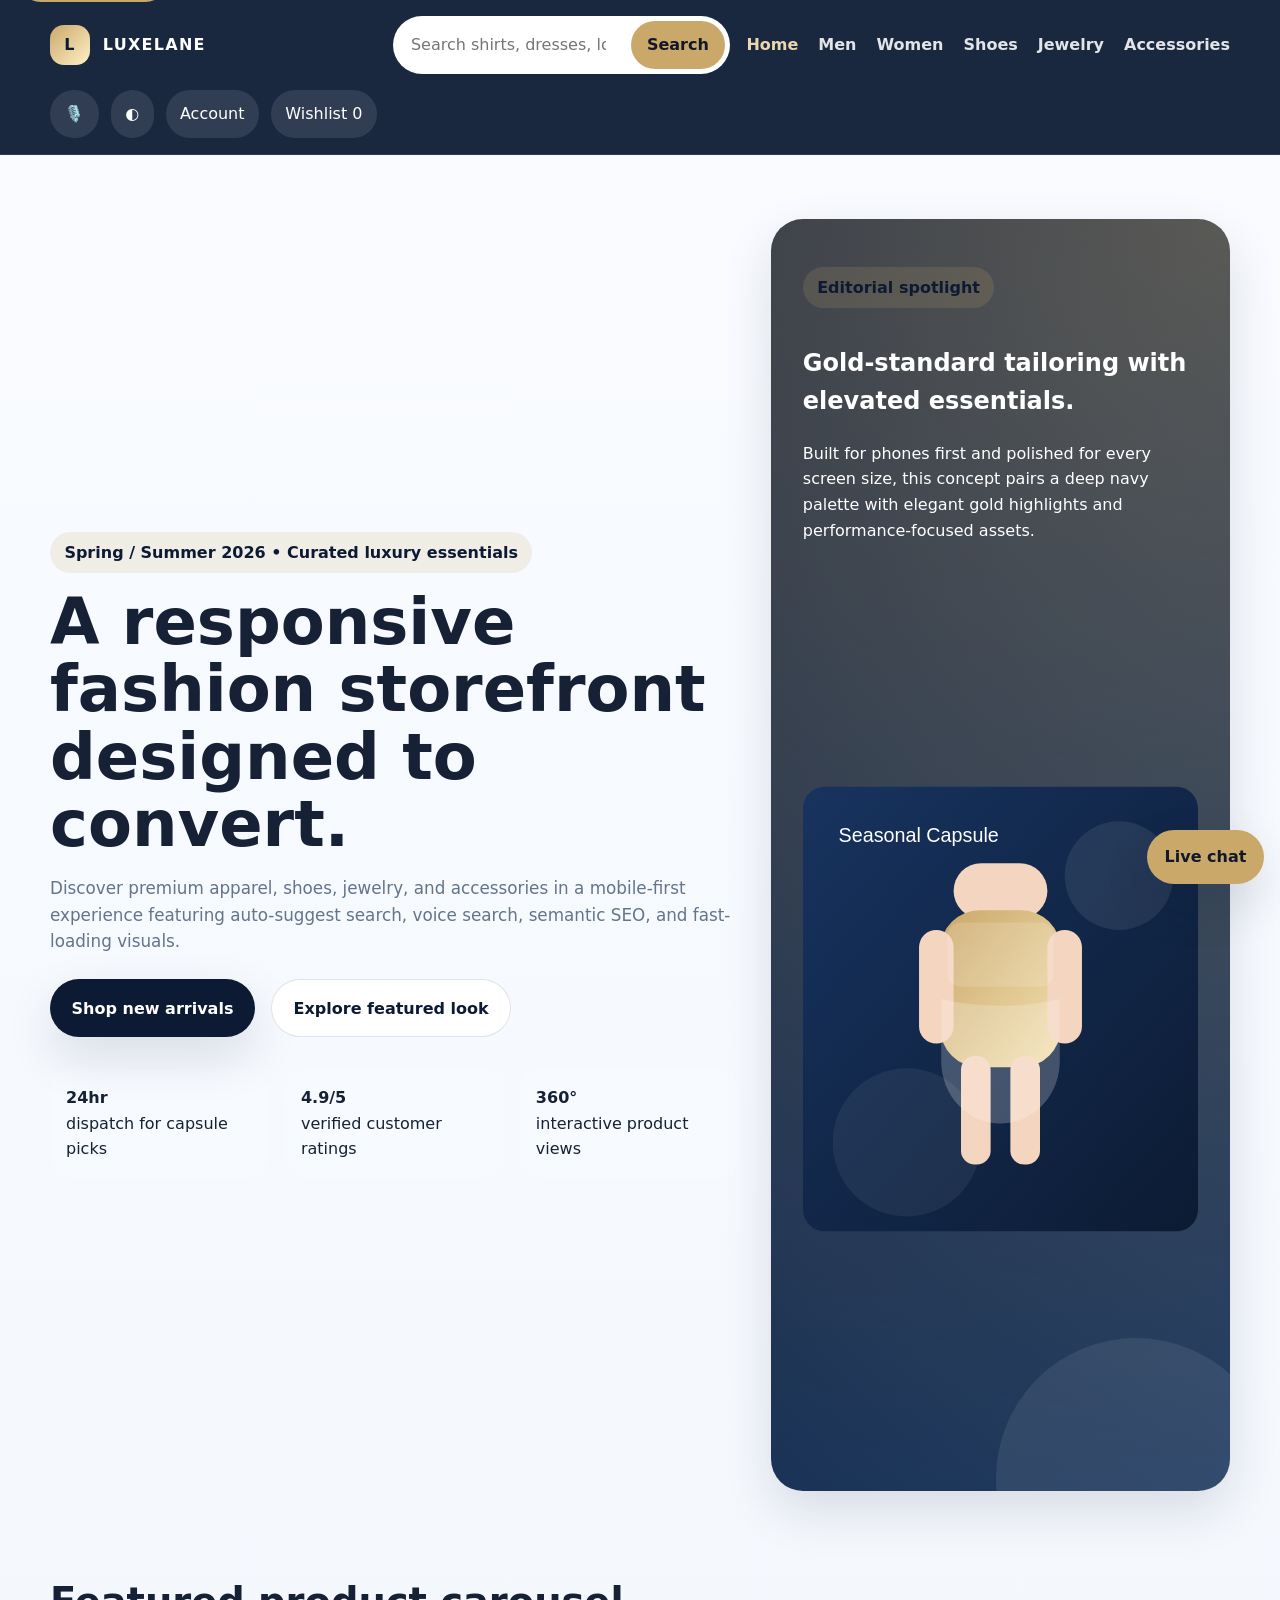
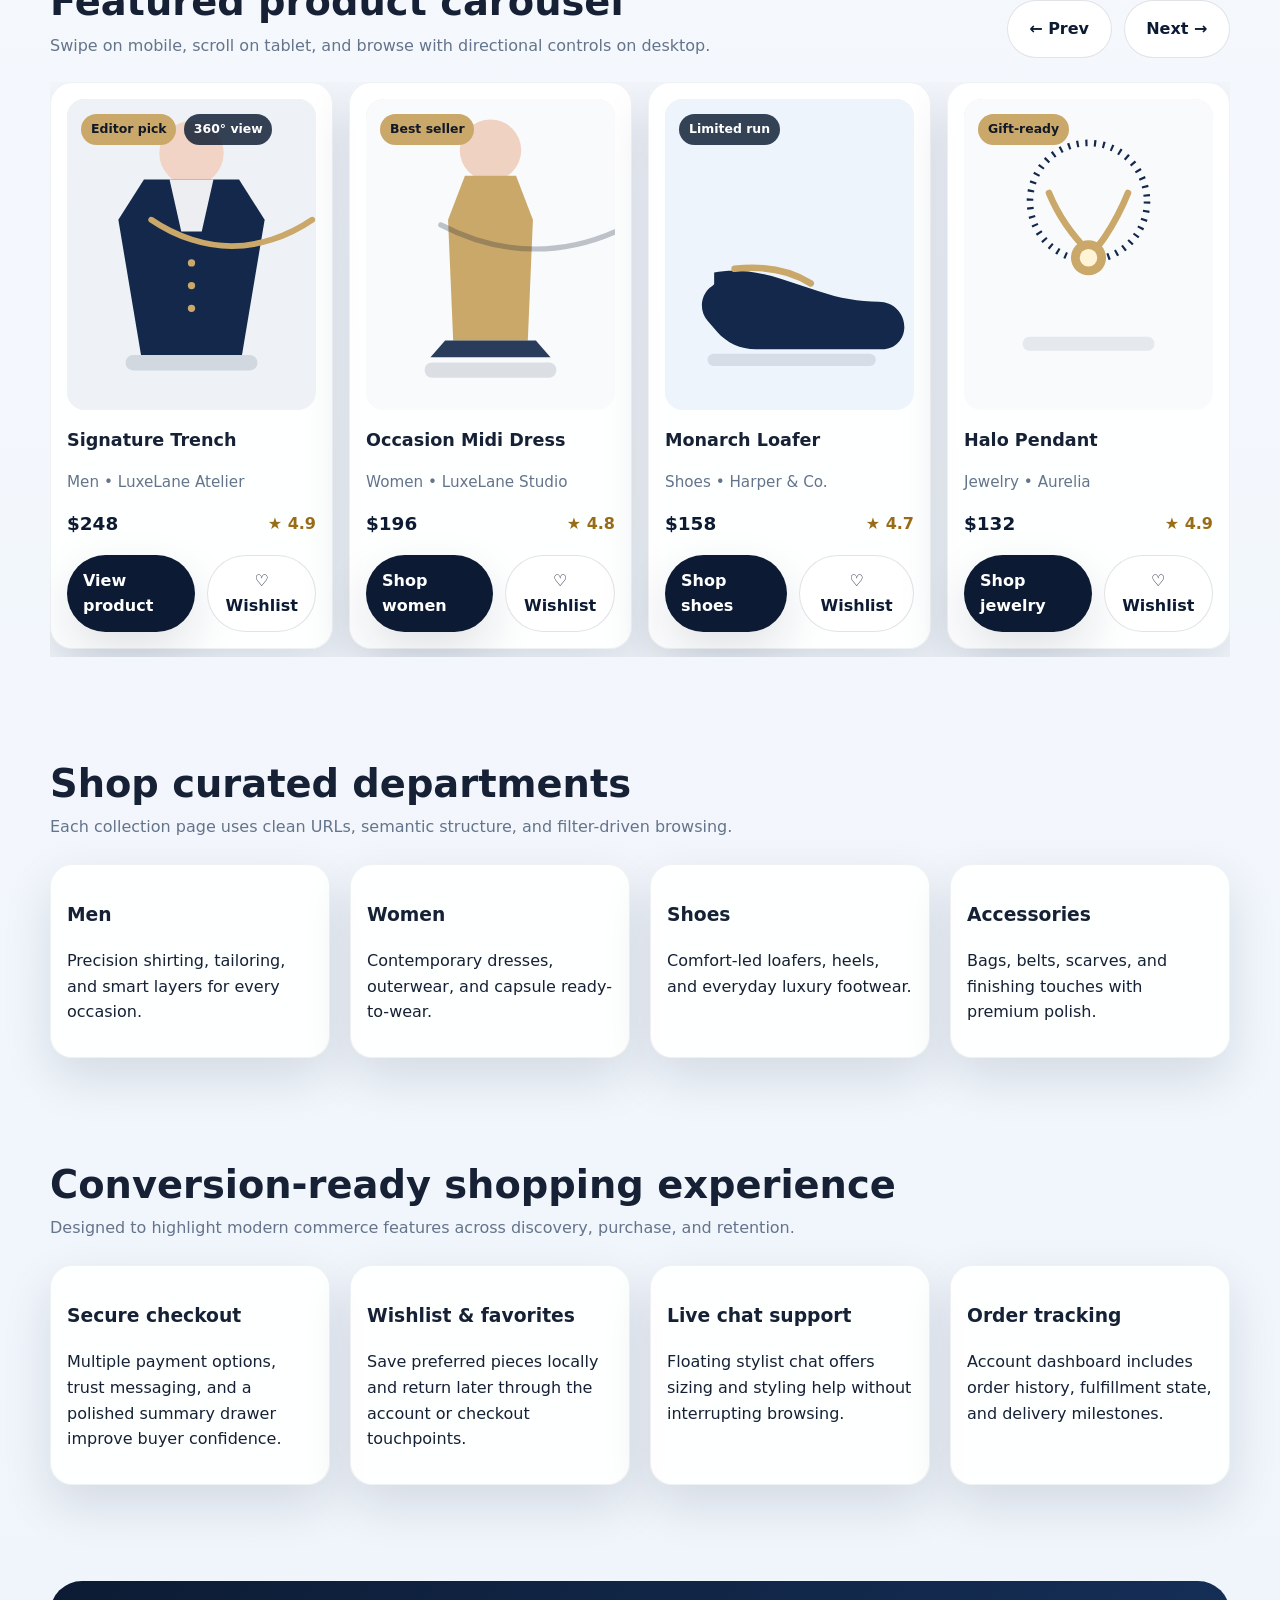
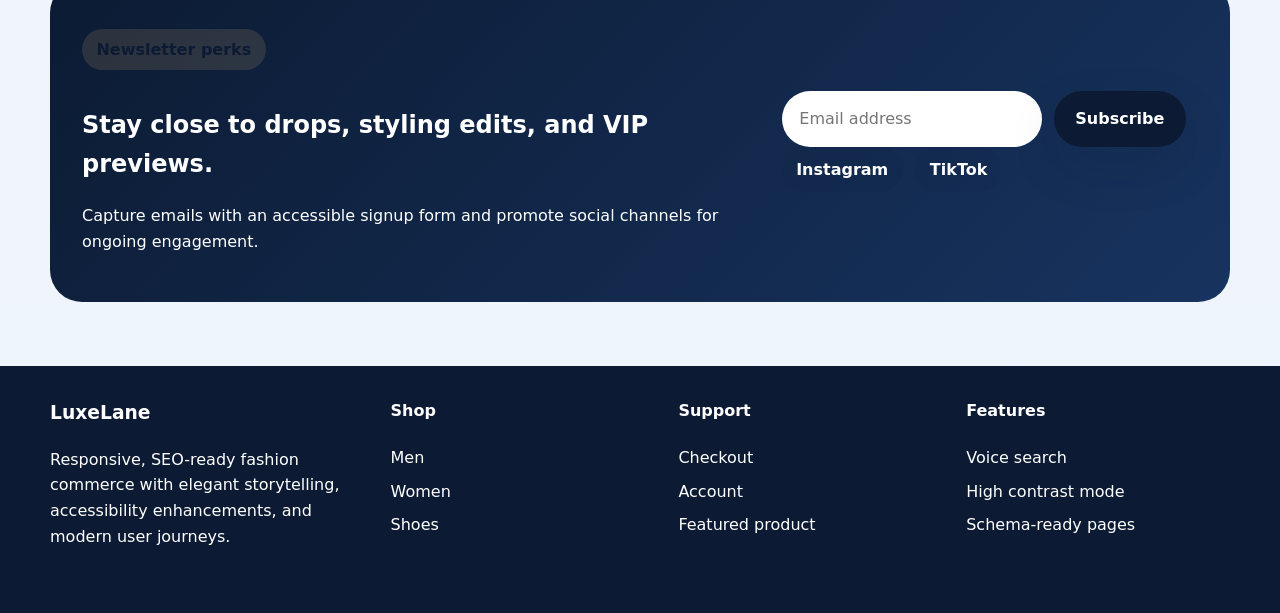
<file: index.html>
<!DOCTYPE html>
<html lang="en">
<head>
  <meta charset="UTF-8">
  <meta name="viewport" content="width=device-width, initial-scale=1.0">
  <title>LuxeLane Clothing | Responsive Designer Fashion Store</title>
  <meta name="description" content="Shop LuxeLane's SEO-optimized clothing boutique featuring designer apparel, shoes, jewelry, accessories, voice search, wishlist tools, and secure checkout.">
  <link rel="canonical" href="/">
  <meta property="og:title" content="LuxeLane Clothing | Responsive Designer Fashion Store">
  <meta property="og:description" content="Explore seasonal collections, featured products, newsletter perks, and curated looks across every device.">
  <meta property="og:type" content="website">
  <meta property="og:url" content="/">
  <link rel="stylesheet" href="/assets/styles.css">
</head>
<body>
  <a class="skip-link" href="#main-content">Skip to content</a>
  <header class="site-header" aria-label="Primary site header">
    <div class="container topbar">
      <a class="brand" href="/" aria-label="LuxeLane home">
        <span class="brand-mark" aria-hidden="true">L</span>
        <span>LuxeLane</span>
      </a>
      <button class="nav-toggle" aria-expanded="false" aria-controls="main-nav" data-nav-toggle>Menu</button>
      <div class="search-wrap" aria-label="Product search">
        <form class="search-form" role="search" data-search>
          <label class="sr-only" for="site-search">Search styles</label>
          <input id="site-search" type="search" placeholder="Search shirts, dresses, loafers…" aria-label="Search products with auto suggestions">
          <button type="submit">Search</button>
        </form>
        <div class="suggestions" data-suggestions aria-live="polite"></div>
      </div>
      <nav class="main-nav" id="main-nav" aria-label="Main navigation" data-nav>
        <a class="active" href="/">Home</a>
        <a href="/men/">Men</a>
        <a href="/women/">Women</a>
        <a href="/shoes/">Shoes</a>
        <a href="/jewelry/">Jewelry</a>
        <a href="/accessories/">Accessories</a>
      </nav>
      <div class="header-actions">
        <button class="voice-button" type="button" data-voice-search aria-label="Start voice search">🎙️</button>
        <button class="contrast-toggle" type="button" data-contrast-toggle aria-label="Toggle high contrast mode">◐</button>
        <a class="icon-button" href="/account/" aria-label="View account and order tracking">Account</a>
        <a class="icon-button" href="/checkout/" aria-label="View wishlist and secure checkout">Wishlist <span data-wishlist-count>0</span></a>
      </div>
    </div>
  </header>

  <main id="main-content">
    <section class="hero-banner" aria-labelledby="hero-title">
      <div class="container grid">
        <div class="hero-copy">
          <span class="eyebrow">Spring / Summer 2026 • Curated luxury essentials</span>
          <h1 id="hero-title">A responsive fashion storefront designed to convert.</h1>
          <p>Discover premium apparel, shoes, jewelry, and accessories in a mobile-first experience featuring auto-suggest search, voice search, semantic SEO, and fast-loading visuals.</p>
          <div class="cta-group">
            <a class="btn-primary" href="/women/">Shop new arrivals</a>
            <a class="btn-secondary" href="/product/">Explore featured look</a>
          </div>
          <div class="stat-row" aria-label="Store highlights">
            <div class="stat"><strong>24hr</strong><br>dispatch for capsule picks</div>
            <div class="stat"><strong>4.9/5</strong><br>verified customer ratings</div>
            <div class="stat"><strong>360°</strong><br>interactive product views</div>
          </div>
        </div>
        <div class="hero-visual" aria-label="Seasonal collection visual">
          <p class="eyebrow">Editorial spotlight</p>
          <h2>Gold-standard tailoring with elevated essentials.</h2>
          <p>Built for phones first and polished for every screen size, this concept pairs a deep navy palette with elegant gold highlights and performance-focused assets.</p>
          <img src="/assets/img/hero-look.svg" alt="Illustrated model wearing LuxeLane seasonal capsule collection" loading="eager" width="800" height="900">
        </div>
      </div>
    </section>

    <section class="section" aria-labelledby="featured-title">
      <div class="container">
        <div class="section-heading">
          <div>
            <h2 id="featured-title">Featured product carousel</h2>
            <p>Swipe on mobile, scroll on tablet, and browse with directional controls on desktop.</p>
          </div>
          <div class="carousel-controls">
            <button class="btn-secondary" type="button" data-carousel-dir="-1">← Prev</button>
            <button class="btn-secondary" type="button" data-carousel-dir="1">Next →</button>
          </div>
        </div>
        <div class="carousel" data-carousel>
          <div class="carousel-track">
            <article class="product-card" data-product-card data-category="men" data-color="navy" data-price="mid" data-brand="luxelane" data-occasion="work">
              <div class="product-media">
                <img src="/assets/img/product-1.svg" alt="LuxeLane signature trench coat in deep navy" loading="lazy" width="700" height="850">
                <div class="badge-row"><span class="badge gold">Editor pick</span><span class="badge">360° view</span></div>
              </div>
              <div class="product-body">
                <h3>Signature Trench</h3>
                <p class="product-meta">Men • LuxeLane Atelier</p>
                <div class="price-row"><span class="price">$248</span><span class="rating">★ 4.9</span></div>
                <div class="card-actions">
                  <a class="btn-primary" href="/product/">View product</a>
                  <button class="btn-secondary" type="button" data-wishlist="signature-trench">♡ Wishlist</button>
                </div>
              </div>
            </article>
            <article class="product-card">
              <div class="product-media">
                <img src="/assets/img/product-2.svg" alt="Occasion midi dress in warm gold tone" loading="lazy" width="700" height="850">
                <div class="badge-row"><span class="badge gold">Best seller</span></div>
              </div>
              <div class="product-body">
                <h3>Occasion Midi Dress</h3>
                <p class="product-meta">Women • LuxeLane Studio</p>
                <div class="price-row"><span class="price">$196</span><span class="rating">★ 4.8</span></div>
                <div class="card-actions">
                  <a class="btn-primary" href="/women/">Shop women</a>
                  <button class="btn-secondary" type="button" data-wishlist="occasion-midi">♡ Wishlist</button>
                </div>
              </div>
            </article>
            <article class="product-card">
              <div class="product-media">
                <img src="/assets/img/product-3.svg" alt="Premium leather loafers in deep navy" loading="lazy" width="700" height="850">
                <div class="badge-row"><span class="badge">Limited run</span></div>
              </div>
              <div class="product-body">
                <h3>Monarch Loafer</h3>
                <p class="product-meta">Shoes • Harper & Co.</p>
                <div class="price-row"><span class="price">$158</span><span class="rating">★ 4.7</span></div>
                <div class="card-actions">
                  <a class="btn-primary" href="/shoes/">Shop shoes</a>
                  <button class="btn-secondary" type="button" data-wishlist="monarch-loafer">♡ Wishlist</button>
                </div>
              </div>
            </article>
            <article class="product-card">
              <div class="product-media">
                <img src="/assets/img/product-4.svg" alt="Gold pendant necklace with minimalist styling" loading="lazy" width="700" height="850">
                <div class="badge-row"><span class="badge gold">Gift-ready</span></div>
              </div>
              <div class="product-body">
                <h3>Halo Pendant</h3>
                <p class="product-meta">Jewelry • Aurelia</p>
                <div class="price-row"><span class="price">$132</span><span class="rating">★ 4.9</span></div>
                <div class="card-actions">
                  <a class="btn-primary" href="/jewelry/">Shop jewelry</a>
                  <button class="btn-secondary" type="button" data-wishlist="halo-pendant">♡ Wishlist</button>
                </div>
              </div>
            </article>
          </div>
        </div>
      </div>
    </section>

    <section class="section" aria-labelledby="collections-title">
      <div class="container">
        <div class="section-heading">
          <div>
            <h2 id="collections-title">Shop curated departments</h2>
            <p>Each collection page uses clean URLs, semantic structure, and filter-driven browsing.</p>
          </div>
        </div>
        <div class="card-grid">
          <a class="category-card" href="/men/"><h3>Men</h3><p>Precision shirting, tailoring, and smart layers for every occasion.</p></a>
          <a class="category-card" href="/women/"><h3>Women</h3><p>Contemporary dresses, outerwear, and capsule ready-to-wear.</p></a>
          <a class="category-card" href="/shoes/"><h3>Shoes</h3><p>Comfort-led loafers, heels, and everyday luxury footwear.</p></a>
          <a class="category-card" href="/accessories/"><h3>Accessories</h3><p>Bags, belts, scarves, and finishing touches with premium polish.</p></a>
        </div>
      </div>
    </section>

    <section class="section" aria-labelledby="experience-title">
      <div class="container">
        <div class="section-heading">
          <div>
            <h2 id="experience-title">Conversion-ready shopping experience</h2>
            <p>Designed to highlight modern commerce features across discovery, purchase, and retention.</p>
          </div>
        </div>
        <div class="card-grid">
          <article class="feature-card"><h3>Secure checkout</h3><p>Multiple payment options, trust messaging, and a polished summary drawer improve buyer confidence.</p></article>
          <article class="feature-card"><h3>Wishlist & favorites</h3><p>Save preferred pieces locally and return later through the account or checkout touchpoints.</p></article>
          <article class="feature-card"><h3>Live chat support</h3><p>Floating stylist chat offers sizing and styling help without interrupting browsing.</p></article>
          <article class="feature-card"><h3>Order tracking</h3><p>Account dashboard includes order history, fulfillment state, and delivery milestones.</p></article>
        </div>
      </div>
    </section>

    <section class="section" aria-labelledby="newsletter-title">
      <div class="container newsletter">
        <div>
          <p class="eyebrow">Newsletter perks</p>
          <h2 id="newsletter-title">Stay close to drops, styling edits, and VIP previews.</h2>
          <p>Capture emails with an accessible signup form and promote social channels for ongoing engagement.</p>
        </div>
        <div>
          <form class="newsletter-form" data-demo-submit>
            <label class="sr-only" for="newsletter-email">Email address</label>
            <input id="newsletter-email" type="email" placeholder="Email address" required aria-label="Email address for newsletter signup">
            <button class="btn-primary" type="submit">Subscribe</button>
            <span data-form-status aria-live="polite"></span>
          </form>
          <div class="social-links" aria-label="Social media links">
            <a href="https://www.instagram.com" target="_blank" rel="noreferrer">Instagram</a>
            <a href="https://www.tiktok.com" target="_blank" rel="noreferrer">TikTok</a>
          </div>
        </div>
      </div>
    </section>
  </main>

  <footer class="site-footer">
    <div class="container footer-grid">
      <div>
        <h3>LuxeLane</h3>
        <p>Responsive, SEO-ready fashion commerce with elegant storytelling, accessibility enhancements, and modern user journeys.</p>
      </div>
      <div><h4>Shop</h4><div class="footer-links"><a href="/men/">Men</a><a href="/women/">Women</a><a href="/shoes/">Shoes</a></div></div>
      <div><h4>Support</h4><div class="footer-links"><a href="/checkout/">Checkout</a><a href="/account/">Account</a><a href="/product/">Featured product</a></div></div>
      <div><h4>Features</h4><div class="footer-links"><span>Voice search</span><span>High contrast mode</span><span>Schema-ready pages</span></div></div>
    </div>
  </footer>

  <aside class="live-chat" aria-label="Live chat support">
    <button class="chat-toggle" type="button" data-chat-toggle>Live chat</button>
    <div class="chat-window" data-chat-window>
      <div class="chat-panel">
        <div class="chat-messages" data-chat-messages>
          <div class="chat-bubble agent">Hello! Need help finding sizing, gifting, or styling guidance?</div>
        </div>
        <form data-chat-form>
          <label class="sr-only" for="chat-input">Chat input</label>
          <input id="chat-input" type="text" placeholder="Ask a stylist" aria-label="Ask a stylist">
        </form>
      </div>
    </div>
  </aside>
  <script src="/assets/app.js" defer></script>
</body>
</html>
</file>
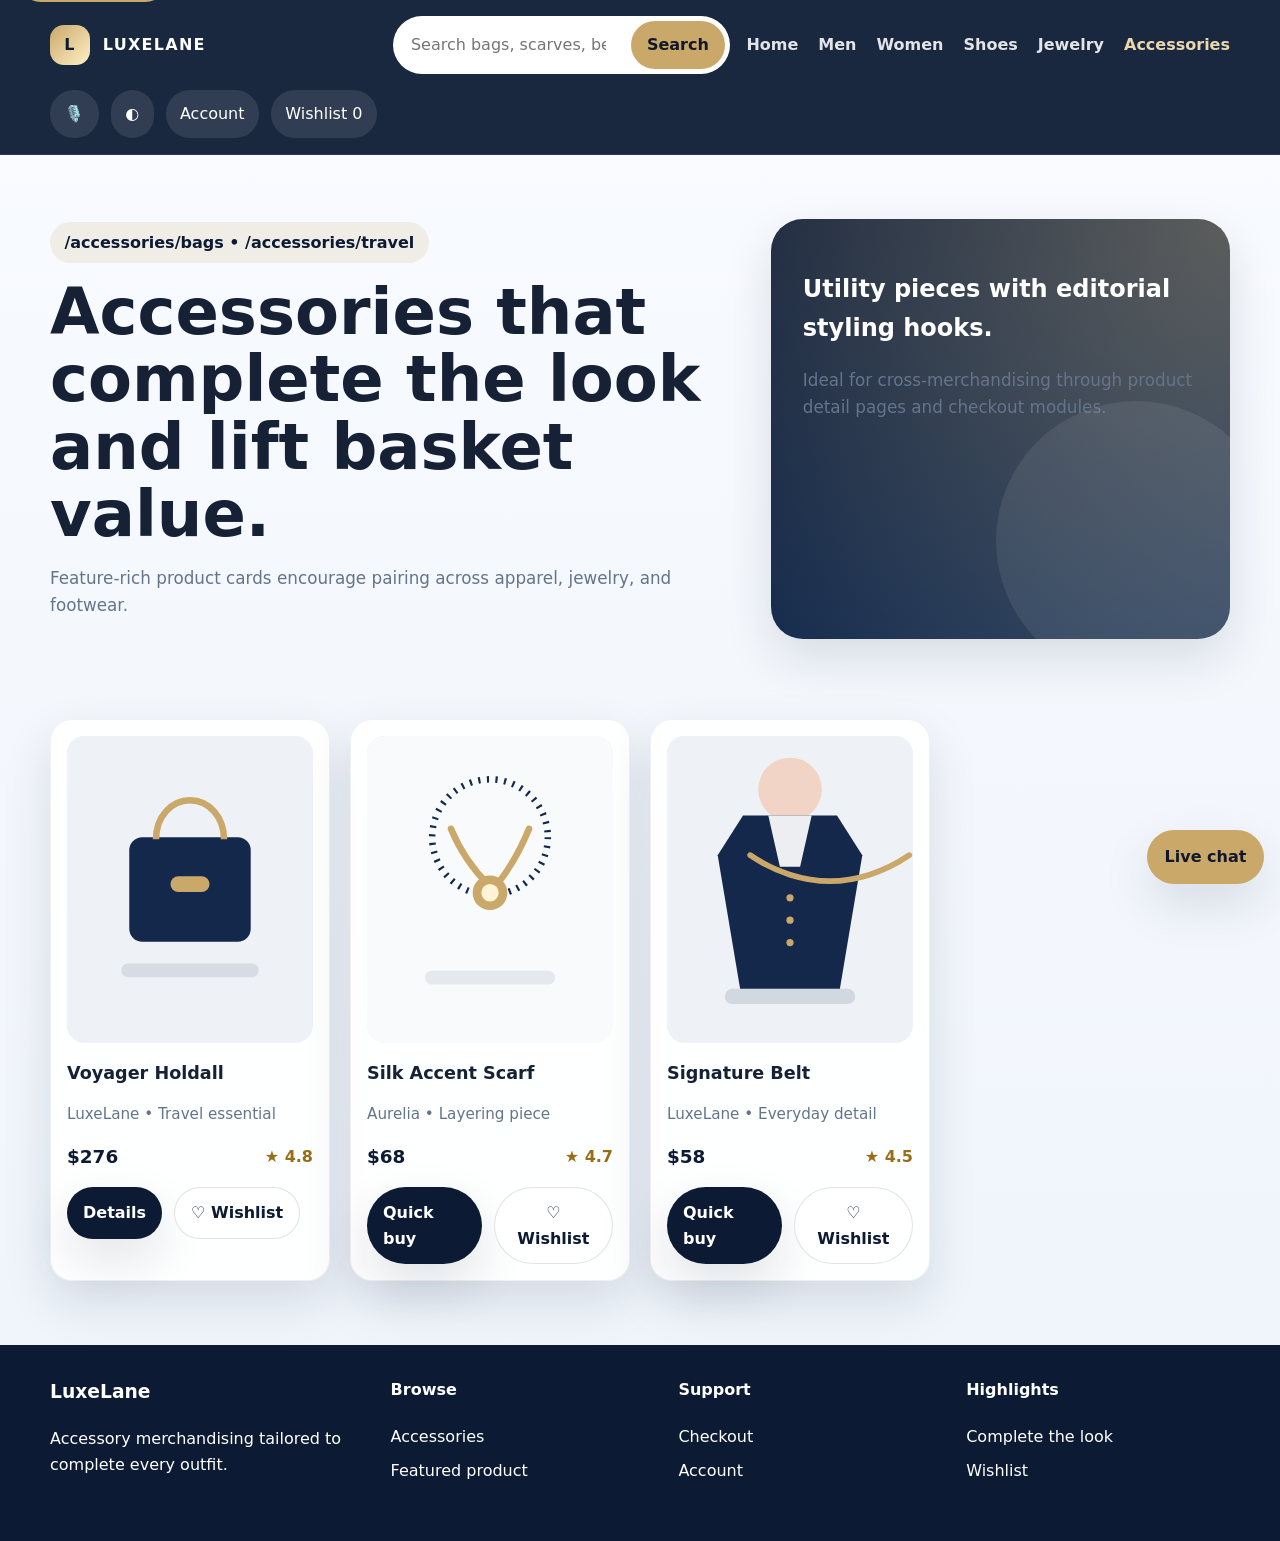
<file: accessories/index.html>
<!DOCTYPE html><html lang="en"><head><meta charset="UTF-8"><meta name="viewport" content="width=device-width, initial-scale=1.0"><title>Accessories | LuxeLane Bags, Belts & Travel Essentials</title><meta name="description" content="Explore LuxeLane accessories including bags, scarves, and travel essentials designed to complete the look."><link rel="canonical" href="/accessories/"><link rel="stylesheet" href="/assets/styles.css"></head><body><a class="skip-link" href="#main-content">Skip to content</a><header class="site-header"><div class="container topbar"><a class="brand" href="/"><span class="brand-mark">L</span><span>LuxeLane</span></a><button class="nav-toggle" aria-expanded="false" aria-controls="main-nav" data-nav-toggle>Menu</button><div class="search-wrap"><form class="search-form" role="search" data-search><input type="search" placeholder="Search bags, scarves, belts" aria-label="Search products"><button type="submit">Search</button></form><div class="suggestions" data-suggestions></div></div><nav class="main-nav" id="main-nav" data-nav><a href="/">Home</a><a href="/men/">Men</a><a href="/women/">Women</a><a href="/shoes/">Shoes</a><a href="/jewelry/">Jewelry</a><a class="active" href="/accessories/">Accessories</a></nav><div class="header-actions"><button class="voice-button" type="button" data-voice-search>🎙️</button><button class="contrast-toggle" type="button" data-contrast-toggle>◐</button><a class="icon-button" href="/account/">Account</a><a class="icon-button" href="/checkout/">Wishlist <span data-wishlist-count>0</span></a></div></div></header><main id="main-content"><section class="page-hero"><div class="container grid"><div><span class="eyebrow">/accessories/bags • /accessories/travel</span><h1>Accessories that complete the look and lift basket value.</h1><p>Feature-rich product cards encourage pairing across apparel, jewelry, and footwear.</p></div><div class="visual-card"><h2>Utility pieces with editorial styling hooks.</h2><p>Ideal for cross-merchandising through product detail pages and checkout modules.</p></div></div></section><section class="section"><div class="container card-grid"><article class="product-card"><div class="product-media"><img src="/assets/img/product-5.svg" alt="Structured navy accessory bag with gold hardware" loading="lazy" width="700" height="850"></div><div class="product-body"><h3>Voyager Holdall</h3><p class="muted">LuxeLane • Travel essential</p><div class="price-row"><span class="price">$276</span><span class="rating">★ 4.8</span></div><div class="card-actions"><a class="btn-primary" href="/product/">Details</a><button class="btn-secondary" type="button" data-wishlist="voyager-holdall">♡ Wishlist</button></div></div></article><article class="product-card"><div class="product-media"><img src="/assets/img/product-4.svg" alt="Silk scarf pattern concept in gold and navy" loading="lazy" width="700" height="850"></div><div class="product-body"><h3>Silk Accent Scarf</h3><p class="muted">Aurelia • Layering piece</p><div class="price-row"><span class="price">$68</span><span class="rating">★ 4.7</span></div><div class="card-actions"><a class="btn-primary" href="/checkout/">Quick buy</a><button class="btn-secondary" type="button" data-wishlist="silk-accent-scarf">♡ Wishlist</button></div></div></article><article class="product-card"><div class="product-media"><img src="/assets/img/product-1.svg" alt="Structured belt concept with LuxeLane navy finish" loading="lazy" width="700" height="850"></div><div class="product-body"><h3>Signature Belt</h3><p class="muted">LuxeLane • Everyday detail</p><div class="price-row"><span class="price">$58</span><span class="rating">★ 4.5</span></div><div class="card-actions"><a class="btn-primary" href="/checkout/">Quick buy</a><button class="btn-secondary" type="button" data-wishlist="signature-belt">♡ Wishlist</button></div></div></article></div></section></main><footer class="site-footer"><div class="container footer-grid"><div><h3>LuxeLane</h3><p>Accessory merchandising tailored to complete every outfit.</p></div><div><h4>Browse</h4><div class="footer-links"><a href="/accessories/">Accessories</a><a href="/product/">Featured product</a></div></div><div><h4>Support</h4><div class="footer-links"><a href="/checkout/">Checkout</a><a href="/account/">Account</a></div></div><div><h4>Highlights</h4><div class="footer-links"><span>Complete the look</span><span>Wishlist</span></div></div></div></footer><aside class="live-chat"><button class="chat-toggle" type="button" data-chat-toggle>Live chat</button><div class="chat-window" data-chat-window><div class="chat-panel"><div class="chat-messages" data-chat-messages><div class="chat-bubble agent">Looking for a bag to complete your outfit?</div></div><form data-chat-form><input type="text" placeholder="Message support"></form></div></div></aside><script src="/assets/app.js" defer></script></body></html>
</file>
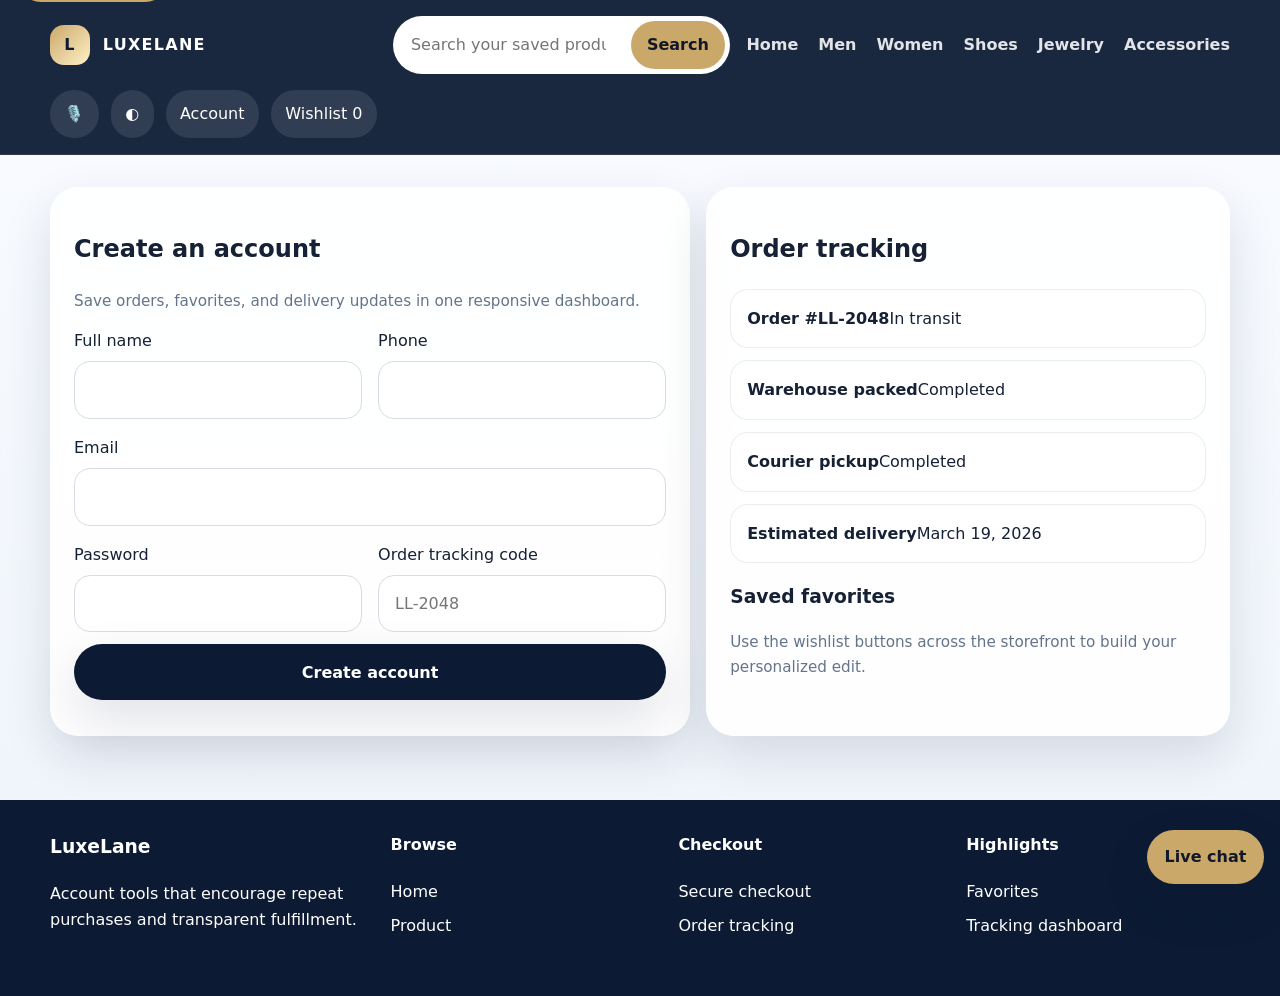
<file: account/index.html>
<!DOCTYPE html>
<html lang="en">
<head>
  <meta charset="UTF-8"><meta name="viewport" content="width=device-width, initial-scale=1.0">
  <title>Account & Order Tracking | LuxeLane</title>
  <meta name="description" content="Create a LuxeLane account, save favorites, and track order progress with a responsive account dashboard.">
  <link rel="canonical" href="/account/"><link rel="stylesheet" href="/assets/styles.css">
</head>
<body>
  <a class="skip-link" href="#main-content">Skip to content</a>
  <header class="site-header"><div class="container topbar"><a class="brand" href="/"><span class="brand-mark">L</span><span>LuxeLane</span></a><button class="nav-toggle" aria-expanded="false" aria-controls="main-nav" data-nav-toggle>Menu</button><div class="search-wrap"><form class="search-form" role="search" data-search><input type="search" placeholder="Search your saved products" aria-label="Search products"><button type="submit">Search</button></form><div class="suggestions" data-suggestions></div></div><nav class="main-nav" id="main-nav" data-nav><a href="/">Home</a><a href="/men/">Men</a><a href="/women/">Women</a><a href="/shoes/">Shoes</a><a href="/jewelry/">Jewelry</a><a href="/accessories/">Accessories</a></nav><div class="header-actions"><button class="voice-button" type="button" data-voice-search>🎙️</button><button class="contrast-toggle" type="button" data-contrast-toggle>◐</button><a class="icon-button" href="/account/">Account</a><a class="icon-button" href="/checkout/">Wishlist <span data-wishlist-count>0</span></a></div></div></header>
  <main id="main-content" class="section">
    <div class="container account-grid">
      <section class="form-card" aria-labelledby="account-title">
        <h1 id="account-title">Create an account</h1>
        <p class="muted">Save orders, favorites, and delivery updates in one responsive dashboard.</p>
        <form class="payment-options" data-demo-submit>
          <div class="form-grid">
            <div class="field"><label for="account-name">Full name</label><input id="account-name" required></div>
            <div class="field"><label for="account-phone">Phone</label><input id="account-phone" required></div>
            <div class="field full"><label for="account-email">Email</label><input id="account-email" type="email" required></div>
            <div class="field"><label for="password">Password</label><input id="password" type="password" required></div>
            <div class="field"><label for="track-code">Order tracking code</label><input id="track-code" placeholder="LL-2048"></div>
          </div>
          <button class="btn-primary" type="submit">Create account</button>
          <span data-form-status aria-live="polite"></span>
        </form>
      </section>
      <aside class="summary-card">
        <h2>Order tracking</h2>
        <div class="order-list">
          <div class="order-item"><strong>Order #LL-2048</strong><span>In transit</span></div>
          <div class="order-item"><strong>Warehouse packed</strong><span>Completed</span></div>
          <div class="order-item"><strong>Courier pickup</strong><span>Completed</span></div>
          <div class="order-item"><strong>Estimated delivery</strong><span>March 19, 2026</span></div>
        </div>
        <h3>Saved favorites</h3>
        <p class="muted">Use the wishlist buttons across the storefront to build your personalized edit.</p>
      </aside>
    </div>
  </main>
  <footer class="site-footer"><div class="container footer-grid"><div><h3>LuxeLane</h3><p>Account tools that encourage repeat purchases and transparent fulfillment.</p></div><div><h4>Browse</h4><div class="footer-links"><a href="/">Home</a><a href="/product/">Product</a></div></div><div><h4>Checkout</h4><div class="footer-links"><a href="/checkout/">Secure checkout</a><a href="/account/">Order tracking</a></div></div><div><h4>Highlights</h4><div class="footer-links"><span>Favorites</span><span>Tracking dashboard</span></div></div></div></footer>
  <aside class="live-chat"><button class="chat-toggle" type="button" data-chat-toggle>Live chat</button><div class="chat-window" data-chat-window><div class="chat-panel"><div class="chat-messages" data-chat-messages><div class="chat-bubble agent">Need an update on your order or account support?</div></div><form data-chat-form><input type="text" placeholder="Message support"></form></div></div></aside>
  <script src="/assets/app.js" defer></script>
</body>
</html>
</file>
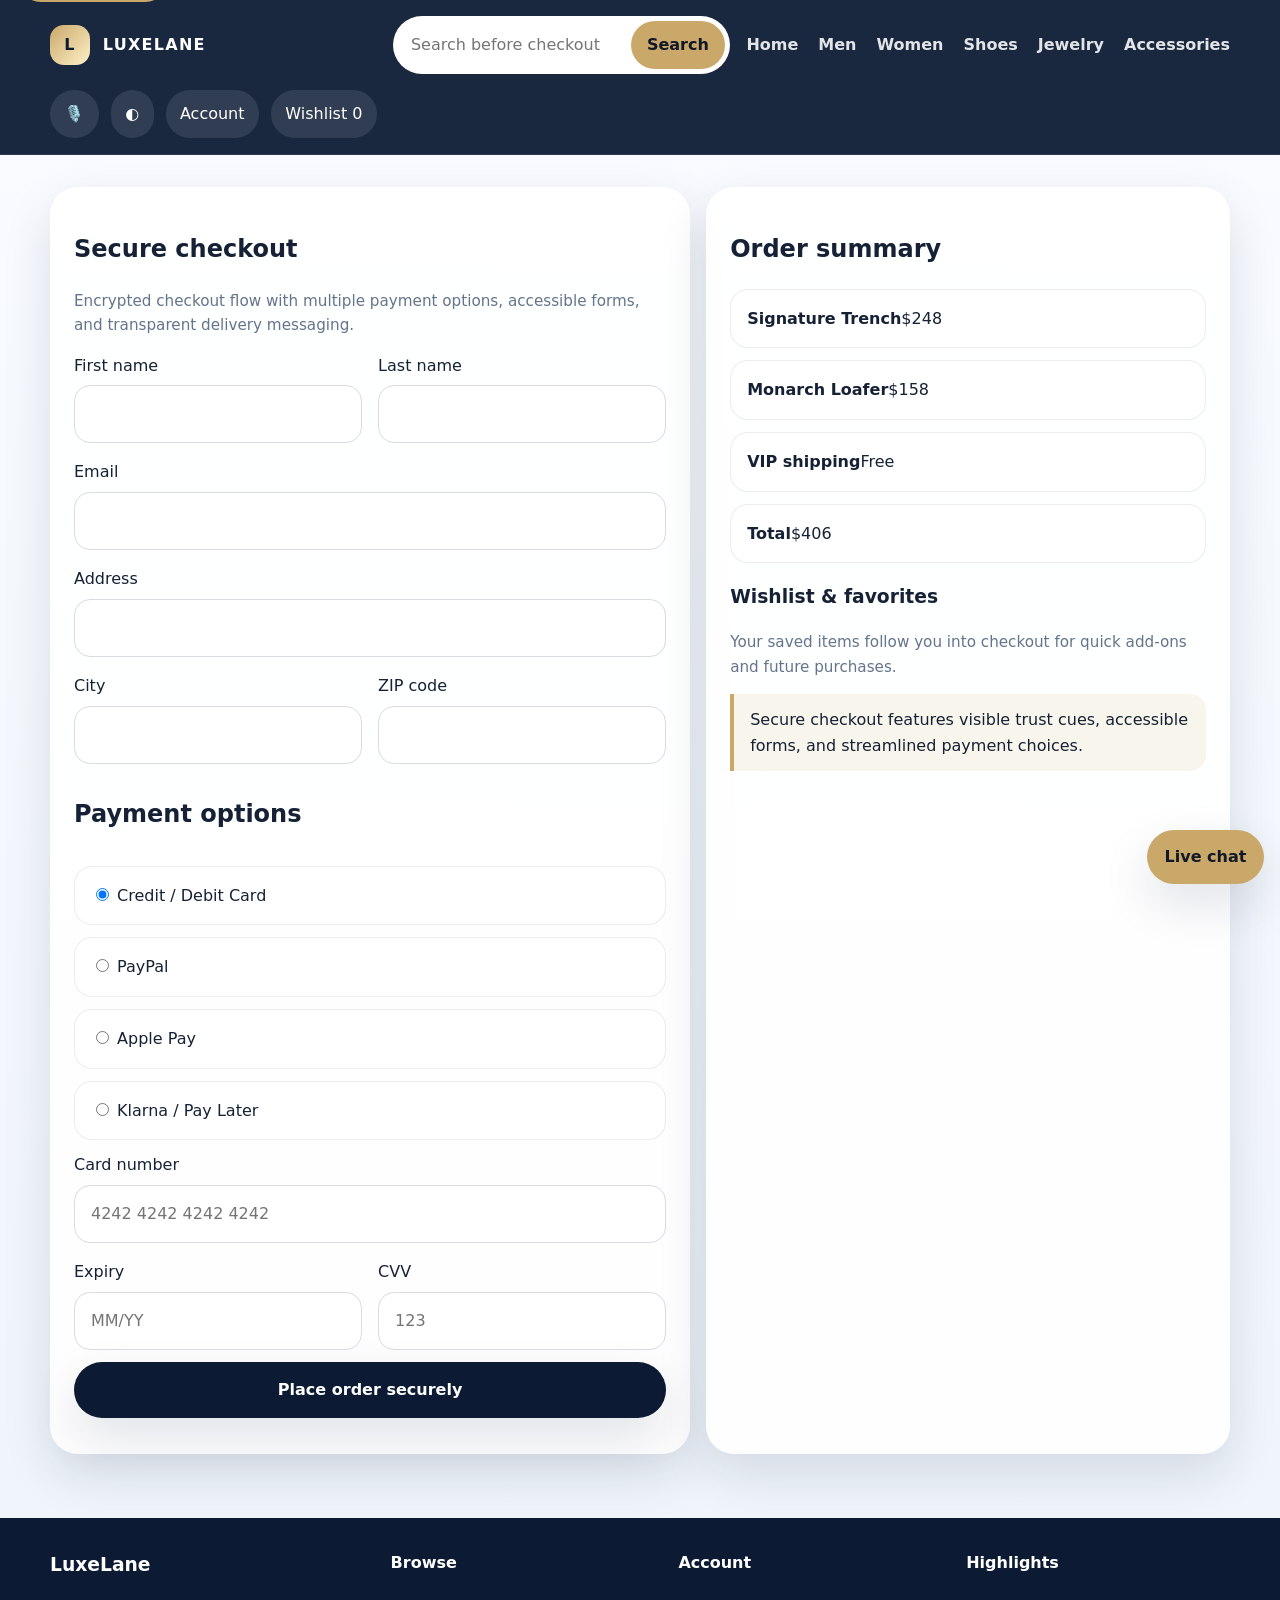
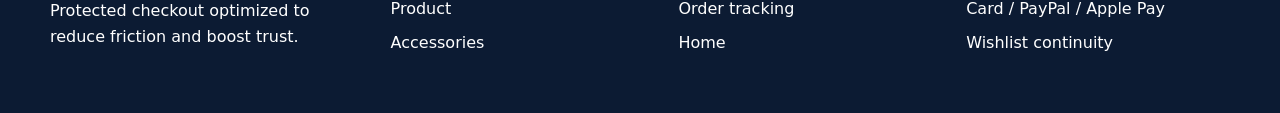
<file: checkout/index.html>
<!DOCTYPE html>
<html lang="en">
<head>
  <meta charset="UTF-8"><meta name="viewport" content="width=device-width, initial-scale=1.0">
  <title>Secure Checkout | LuxeLane</title>
  <meta name="description" content="Complete a secure LuxeLane checkout with multiple payment options, saved favorites, and confidence-building purchase messaging.">
  <link rel="canonical" href="/checkout/"><link rel="stylesheet" href="/assets/styles.css">
</head>
<body>
  <a class="skip-link" href="#main-content">Skip to content</a>
  <header class="site-header"><div class="container topbar"><a class="brand" href="/"><span class="brand-mark">L</span><span>LuxeLane</span></a><button class="nav-toggle" aria-expanded="false" aria-controls="main-nav" data-nav-toggle>Menu</button><div class="search-wrap"><form class="search-form" role="search" data-search><input type="search" placeholder="Search before checkout" aria-label="Search products"><button type="submit">Search</button></form><div class="suggestions" data-suggestions></div></div><nav class="main-nav" id="main-nav" data-nav><a href="/">Home</a><a href="/men/">Men</a><a href="/women/">Women</a><a href="/shoes/">Shoes</a><a href="/jewelry/">Jewelry</a><a href="/accessories/">Accessories</a></nav><div class="header-actions"><button class="voice-button" type="button" data-voice-search>🎙️</button><button class="contrast-toggle" type="button" data-contrast-toggle>◐</button><a class="icon-button" href="/account/">Account</a><a class="icon-button" href="/checkout/">Wishlist <span data-wishlist-count>0</span></a></div></div></header>
  <main id="main-content" class="section">
    <div class="container checkout-grid">
      <section class="form-card" aria-labelledby="checkout-title">
        <h1 id="checkout-title">Secure checkout</h1>
        <p class="muted">Encrypted checkout flow with multiple payment options, accessible forms, and transparent delivery messaging.</p>
        <form class="payment-options" data-demo-submit>
          <div class="form-grid">
            <div class="field"><label for="first-name">First name</label><input id="first-name" required></div>
            <div class="field"><label for="last-name">Last name</label><input id="last-name" required></div>
            <div class="field full"><label for="email">Email</label><input id="email" type="email" required></div>
            <div class="field full"><label for="address">Address</label><input id="address" required></div>
            <div class="field"><label for="city">City</label><input id="city" required></div>
            <div class="field"><label for="zip">ZIP code</label><input id="zip" required></div>
          </div>
          <h2>Payment options</h2>
          <label class="option-row"><input type="radio" name="payment" checked> Credit / Debit Card</label>
          <label class="option-row"><input type="radio" name="payment"> PayPal</label>
          <label class="option-row"><input type="radio" name="payment"> Apple Pay</label>
          <label class="option-row"><input type="radio" name="payment"> Klarna / Pay Later</label>
          <div class="form-grid">
            <div class="field full"><label for="card">Card number</label><input id="card" placeholder="4242 4242 4242 4242"></div>
            <div class="field"><label for="exp">Expiry</label><input id="exp" placeholder="MM/YY"></div>
            <div class="field"><label for="cvv">CVV</label><input id="cvv" placeholder="123"></div>
          </div>
          <button class="btn-primary" type="submit">Place order securely</button>
          <span data-form-status aria-live="polite"></span>
        </form>
      </section>
      <aside class="summary-card">
        <h2>Order summary</h2>
        <div class="order-list">
          <div class="order-item"><strong>Signature Trench</strong><span>$248</span></div>
          <div class="order-item"><strong>Monarch Loafer</strong><span>$158</span></div>
          <div class="order-item"><strong>VIP shipping</strong><span>Free</span></div>
          <div class="order-item"><strong>Total</strong><span>$406</span></div>
        </div>
        <h3>Wishlist & favorites</h3>
        <p class="muted">Your saved items follow you into checkout for quick add-ons and future purchases.</p>
        <div class="notice">Secure checkout features visible trust cues, accessible forms, and streamlined payment choices.</div>
      </aside>
    </div>
  </main>
  <footer class="site-footer"><div class="container footer-grid"><div><h3>LuxeLane</h3><p>Protected checkout optimized to reduce friction and boost trust.</p></div><div><h4>Browse</h4><div class="footer-links"><a href="/product/">Product</a><a href="/accessories/">Accessories</a></div></div><div><h4>Account</h4><div class="footer-links"><a href="/account/">Order tracking</a><a href="/">Home</a></div></div><div><h4>Highlights</h4><div class="footer-links"><span>Card / PayPal / Apple Pay</span><span>Wishlist continuity</span></div></div></div></footer>
  <aside class="live-chat"><button class="chat-toggle" type="button" data-chat-toggle>Live chat</button><div class="chat-window" data-chat-window><div class="chat-panel"><div class="chat-messages" data-chat-messages><div class="chat-bubble agent">Need help checking out or splitting payment?</div></div><form data-chat-form><input type="text" placeholder="Message support"></form></div></div></aside>
  <script src="/assets/app.js" defer></script>
</body>
</html>
</file>
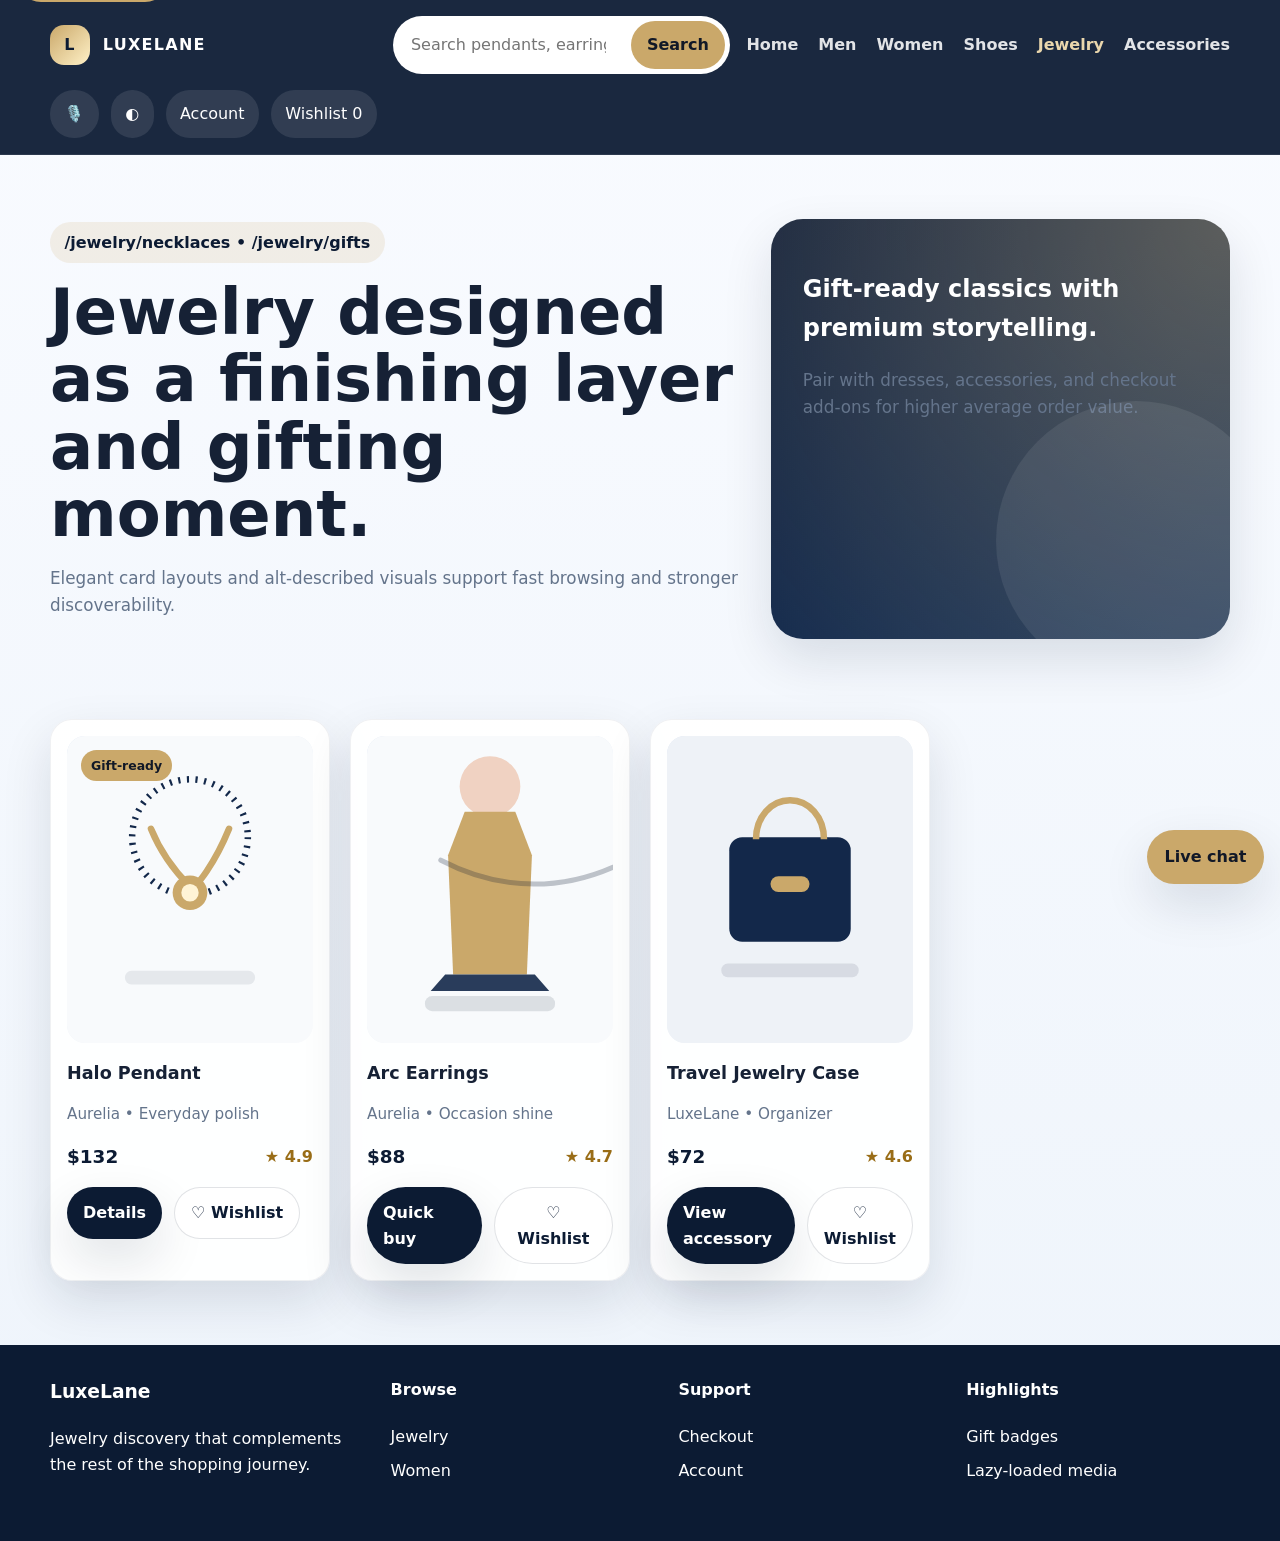
<file: jewelry/index.html>
<!DOCTYPE html><html lang="en"><head><meta charset="UTF-8"><meta name="viewport" content="width=device-width, initial-scale=1.0"><title>Jewelry | LuxeLane Fine Finishing Touches</title><meta name="description" content="Browse LuxeLane jewelry with layered product details, gift-ready styling, and fast responsive product discovery."><link rel="canonical" href="/jewelry/"><link rel="stylesheet" href="/assets/styles.css"></head><body><a class="skip-link" href="#main-content">Skip to content</a><header class="site-header"><div class="container topbar"><a class="brand" href="/"><span class="brand-mark">L</span><span>LuxeLane</span></a><button class="nav-toggle" aria-expanded="false" aria-controls="main-nav" data-nav-toggle>Menu</button><div class="search-wrap"><form class="search-form" role="search" data-search><input type="search" placeholder="Search pendants, earrings, bracelets" aria-label="Search products"><button type="submit">Search</button></form><div class="suggestions" data-suggestions></div></div><nav class="main-nav" id="main-nav" data-nav><a href="/">Home</a><a href="/men/">Men</a><a href="/women/">Women</a><a href="/shoes/">Shoes</a><a class="active" href="/jewelry/">Jewelry</a><a href="/accessories/">Accessories</a></nav><div class="header-actions"><button class="voice-button" type="button" data-voice-search>🎙️</button><button class="contrast-toggle" type="button" data-contrast-toggle>◐</button><a class="icon-button" href="/account/">Account</a><a class="icon-button" href="/checkout/">Wishlist <span data-wishlist-count>0</span></a></div></div></header><main id="main-content"><section class="page-hero"><div class="container grid"><div><span class="eyebrow">/jewelry/necklaces • /jewelry/gifts</span><h1>Jewelry designed as a finishing layer and gifting moment.</h1><p>Elegant card layouts and alt-described visuals support fast browsing and stronger discoverability.</p></div><div class="visual-card"><h2>Gift-ready classics with premium storytelling.</h2><p>Pair with dresses, accessories, and checkout add-ons for higher average order value.</p></div></div></section><section class="section"><div class="container card-grid"><article class="product-card"><div class="product-media"><img src="/assets/img/product-4.svg" alt="Halo pendant necklace in brushed gold" loading="lazy" width="700" height="850"><div class="badge-row"><span class="badge gold">Gift-ready</span></div></div><div class="product-body"><h3>Halo Pendant</h3><p class="muted">Aurelia • Everyday polish</p><div class="price-row"><span class="price">$132</span><span class="rating">★ 4.9</span></div><div class="card-actions"><a class="btn-primary" href="/product/">Details</a><button class="btn-secondary" type="button" data-wishlist="halo-pendant">♡ Wishlist</button></div></div></article><article class="product-card"><div class="product-media"><img src="/assets/img/product-2.svg" alt="Statement earring silhouette in warm gold tone" loading="lazy" width="700" height="850"></div><div class="product-body"><h3>Arc Earrings</h3><p class="muted">Aurelia • Occasion shine</p><div class="price-row"><span class="price">$88</span><span class="rating">★ 4.7</span></div><div class="card-actions"><a class="btn-primary" href="/checkout/">Quick buy</a><button class="btn-secondary" type="button" data-wishlist="arc-earrings">♡ Wishlist</button></div></div></article><article class="product-card"><div class="product-media"><img src="/assets/img/product-5.svg" alt="Jewelry travel case shown as accessory pairing" loading="lazy" width="700" height="850"></div><div class="product-body"><h3>Travel Jewelry Case</h3><p class="muted">LuxeLane • Organizer</p><div class="price-row"><span class="price">$72</span><span class="rating">★ 4.6</span></div><div class="card-actions"><a class="btn-primary" href="/accessories/">View accessory</a><button class="btn-secondary" type="button" data-wishlist="travel-jewelry-case">♡ Wishlist</button></div></div></article></div></section></main><footer class="site-footer"><div class="container footer-grid"><div><h3>LuxeLane</h3><p>Jewelry discovery that complements the rest of the shopping journey.</p></div><div><h4>Browse</h4><div class="footer-links"><a href="/jewelry/">Jewelry</a><a href="/women/">Women</a></div></div><div><h4>Support</h4><div class="footer-links"><a href="/checkout/">Checkout</a><a href="/account/">Account</a></div></div><div><h4>Highlights</h4><div class="footer-links"><span>Gift badges</span><span>Lazy-loaded media</span></div></div></div></footer><aside class="live-chat"><button class="chat-toggle" type="button" data-chat-toggle>Live chat</button><div class="chat-window" data-chat-window><div class="chat-panel"><div class="chat-messages" data-chat-messages><div class="chat-bubble agent">Need gifting help or layering ideas? We can help.</div></div><form data-chat-form><input type="text" placeholder="Message support"></form></div></div></aside><script src="/assets/app.js" defer></script></body></html>
</file>
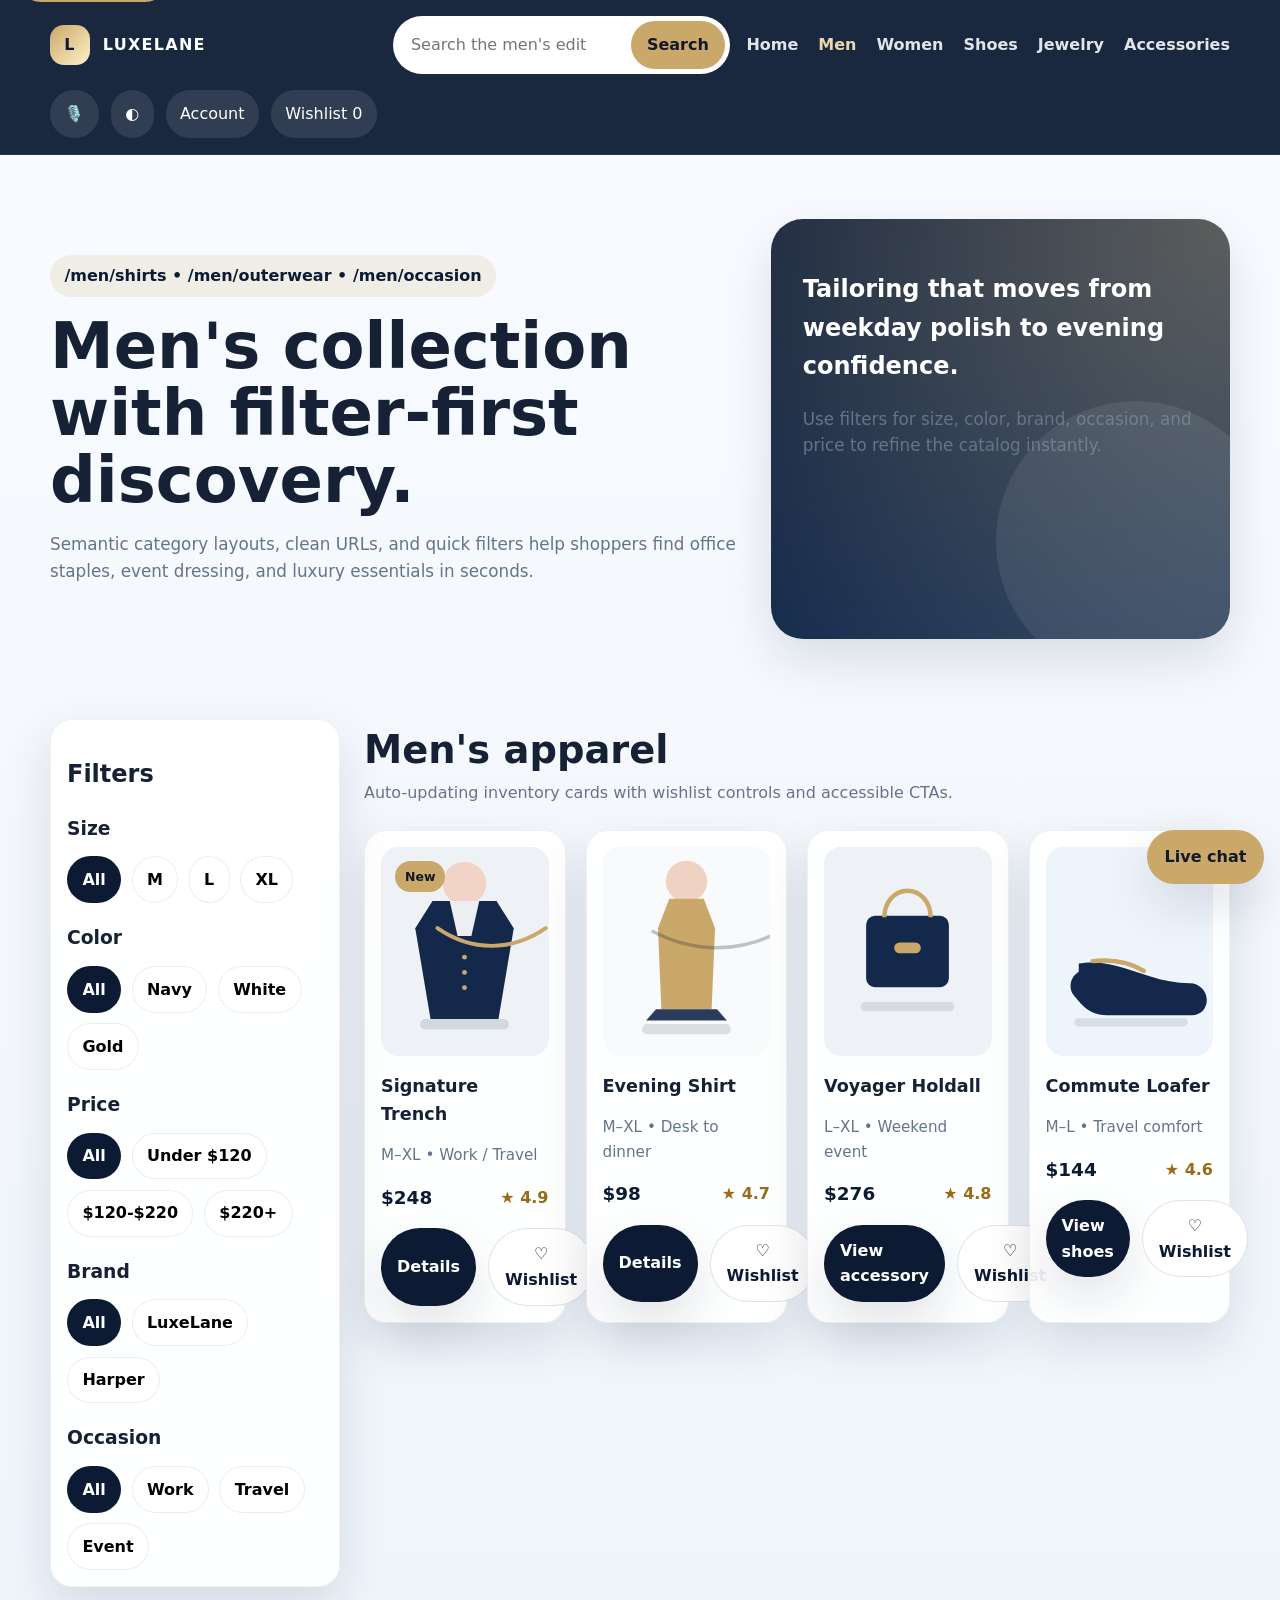
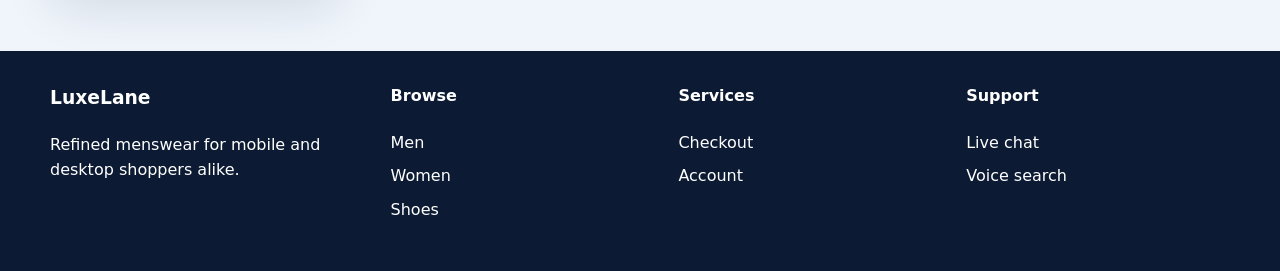
<file: men/index.html>
<!DOCTYPE html>
<html lang="en">
<head>
  <meta charset="UTF-8">
  <meta name="viewport" content="width=device-width, initial-scale=1.0">
  <title>Men's Clothing | LuxeLane Tailored Shirts & Layers</title>
  <meta name="description" content="Browse LuxeLane men's clothing with advanced filters for size, color, price, brand, and occasion in a responsive catalog.">
  <link rel="canonical" href="/men/">
  <link rel="stylesheet" href="/assets/styles.css">
</head>
<body>
  <a class="skip-link" href="#main-content">Skip to content</a>
  <header class="site-header"><div class="container topbar"><a class="brand" href="/"><span class="brand-mark">L</span><span>LuxeLane</span></a><button class="nav-toggle" aria-expanded="false" aria-controls="main-nav" data-nav-toggle>Menu</button><div class="search-wrap"><form class="search-form" role="search" data-search><input type="search" placeholder="Search the men's edit" aria-label="Search products"><button type="submit">Search</button></form><div class="suggestions" data-suggestions></div></div><nav class="main-nav" id="main-nav" data-nav><a href="/">Home</a><a class="active" href="/men/">Men</a><a href="/women/">Women</a><a href="/shoes/">Shoes</a><a href="/jewelry/">Jewelry</a><a href="/accessories/">Accessories</a></nav><div class="header-actions"><button class="voice-button" type="button" data-voice-search>🎙️</button><button class="contrast-toggle" type="button" data-contrast-toggle>◐</button><a class="icon-button" href="/account/">Account</a><a class="icon-button" href="/checkout/">Wishlist <span data-wishlist-count>0</span></a></div></div></header>
  <main id="main-content">
    <section class="page-hero"><div class="container grid"><div><span class="eyebrow">/men/shirts • /men/outerwear • /men/occasion</span><h1>Men's collection with filter-first discovery.</h1><p>Semantic category layouts, clean URLs, and quick filters help shoppers find office staples, event dressing, and luxury essentials in seconds.</p></div><div class="visual-card"><h2>Tailoring that moves from weekday polish to evening confidence.</h2><p>Use filters for size, color, brand, occasion, and price to refine the catalog instantly.</p></div></div></section>
    <section class="section"><div class="container filters-layout"><aside class="product-card filters-panel" aria-label="Product filters"><h2>Filters</h2><div class="filter-group"><h3>Size</h3><div class="filter-options"><button class="filter-chip active" data-filter data-group="size" data-value="all">All</button><button class="filter-chip" data-filter data-group="size" data-value="m">M</button><button class="filter-chip" data-filter data-group="size" data-value="l">L</button><button class="filter-chip" data-filter data-group="size" data-value="xl">XL</button></div></div><div class="filter-group"><h3>Color</h3><div class="filter-options"><button class="filter-chip active" data-filter data-group="color" data-value="all">All</button><button class="filter-chip" data-filter data-group="color" data-value="navy">Navy</button><button class="filter-chip" data-filter data-group="color" data-value="white">White</button><button class="filter-chip" data-filter data-group="color" data-value="gold">Gold</button></div></div><div class="filter-group"><h3>Price</h3><div class="filter-options"><button class="filter-chip active" data-filter data-group="price" data-value="all">All</button><button class="filter-chip" data-filter data-group="price" data-value="entry">Under $120</button><button class="filter-chip" data-filter data-group="price" data-value="mid">$120-$220</button><button class="filter-chip" data-filter data-group="price" data-value="premium">$220+</button></div></div><div class="filter-group"><h3>Brand</h3><div class="filter-options"><button class="filter-chip active" data-filter data-group="brand" data-value="all">All</button><button class="filter-chip" data-filter data-group="brand" data-value="luxelane">LuxeLane</button><button class="filter-chip" data-filter data-group="brand" data-value="harper">Harper</button></div></div><div class="filter-group"><h3>Occasion</h3><div class="filter-options"><button class="filter-chip active" data-filter data-group="occasion" data-value="all">All</button><button class="filter-chip" data-filter data-group="occasion" data-value="work">Work</button><button class="filter-chip" data-filter data-group="occasion" data-value="travel">Travel</button><button class="filter-chip" data-filter data-group="occasion" data-value="event">Event</button></div></div></aside><div><div class="section-heading"><div><h2>Men's apparel</h2><p>Auto-updating inventory cards with wishlist controls and accessible CTAs.</p></div></div><div class="card-grid"><article class="product-card" data-product-card data-size="m l" data-color="navy" data-price="mid" data-brand="luxelane" data-occasion="work travel"><div class="product-media"><img src="/assets/img/product-1.svg" alt="Deep navy tailored trench coat for men" loading="lazy" width="700" height="850"><div class="badge-row"><span class="badge gold">New</span></div></div><div class="product-body"><h3>Signature Trench</h3><p class="muted">M–XL • Work / Travel</p><div class="price-row"><span class="price">$248</span><span class="rating">★ 4.9</span></div><div class="card-actions"><a class="btn-primary" href="/product/">Details</a><button class="btn-secondary" type="button" data-wishlist="signature-trench">♡ Wishlist</button></div></div></article><article class="product-card" data-product-card data-size="m l xl" data-color="white" data-price="entry" data-brand="harper" data-occasion="work"><div class="product-media"><img src="/assets/img/product-2.svg" alt="White evening shirt with tailored silhouette" loading="lazy" width="700" height="850"></div><div class="product-body"><h3>Evening Shirt</h3><p class="muted">M–XL • Desk to dinner</p><div class="price-row"><span class="price">$98</span><span class="rating">★ 4.7</span></div><div class="card-actions"><a class="btn-primary" href="/product/">Details</a><button class="btn-secondary" type="button" data-wishlist="evening-shirt">♡ Wishlist</button></div></div></article><article class="product-card" data-product-card data-size="l xl" data-color="gold" data-price="premium" data-brand="luxelane" data-occasion="event"><div class="product-media"><img src="/assets/img/product-5.svg" alt="Gold-accent travel duffle for men" loading="lazy" width="700" height="850"></div><div class="product-body"><h3>Voyager Holdall</h3><p class="muted">L–XL • Weekend event</p><div class="price-row"><span class="price">$276</span><span class="rating">★ 4.8</span></div><div class="card-actions"><a class="btn-primary" href="/accessories/">View accessory</a><button class="btn-secondary" type="button" data-wishlist="voyager-holdall">♡ Wishlist</button></div></div></article><article class="product-card" data-product-card data-size="m l" data-color="navy" data-price="mid" data-brand="harper" data-occasion="travel"><div class="product-media"><img src="/assets/img/product-3.svg" alt="Navy leather loafers styled for travel" loading="lazy" width="700" height="850"></div><div class="product-body"><h3>Commute Loafer</h3><p class="muted">M–L • Travel comfort</p><div class="price-row"><span class="price">$144</span><span class="rating">★ 4.6</span></div><div class="card-actions"><a class="btn-primary" href="/shoes/">View shoes</a><button class="btn-secondary" type="button" data-wishlist="commute-loafer">♡ Wishlist</button></div></div></article></div></div></div></section>
  </main>
  <footer class="site-footer"><div class="container footer-grid"><div><h3>LuxeLane</h3><p>Refined menswear for mobile and desktop shoppers alike.</p></div><div><h4>Browse</h4><div class="footer-links"><a href="/men/">Men</a><a href="/women/">Women</a><a href="/shoes/">Shoes</a></div></div><div><h4>Services</h4><div class="footer-links"><a href="/checkout/">Checkout</a><a href="/account/">Account</a></div></div><div><h4>Support</h4><div class="footer-links"><span>Live chat</span><span>Voice search</span></div></div></div></footer>
  <aside class="live-chat"><button class="chat-toggle" type="button" data-chat-toggle>Live chat</button><div class="chat-window" data-chat-window><div class="chat-panel"><div class="chat-messages" data-chat-messages><div class="chat-bubble agent">Need sizing help for men's tailoring? Ask away.</div></div><form data-chat-form><input type="text" placeholder="Message support"></form></div></div></aside>
  <script src="/assets/app.js" defer></script>
</body>
</html>
</file>
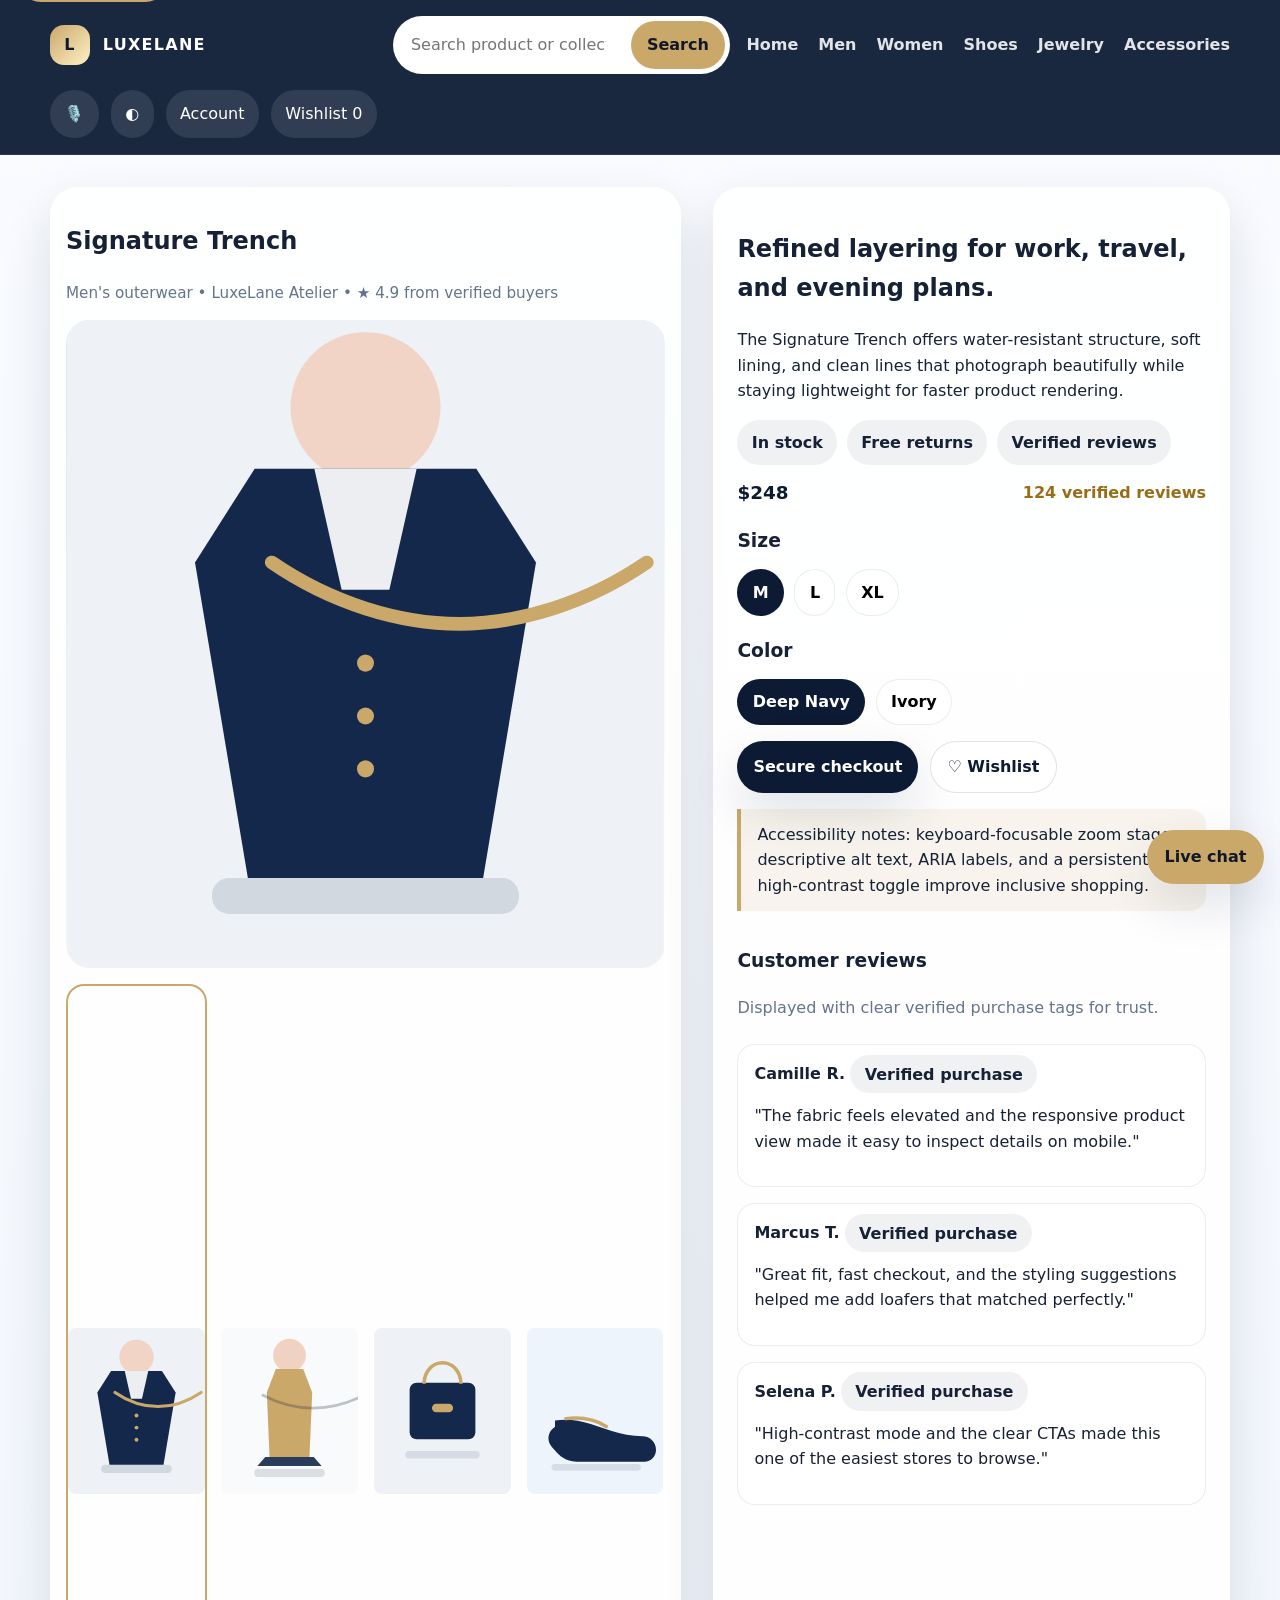
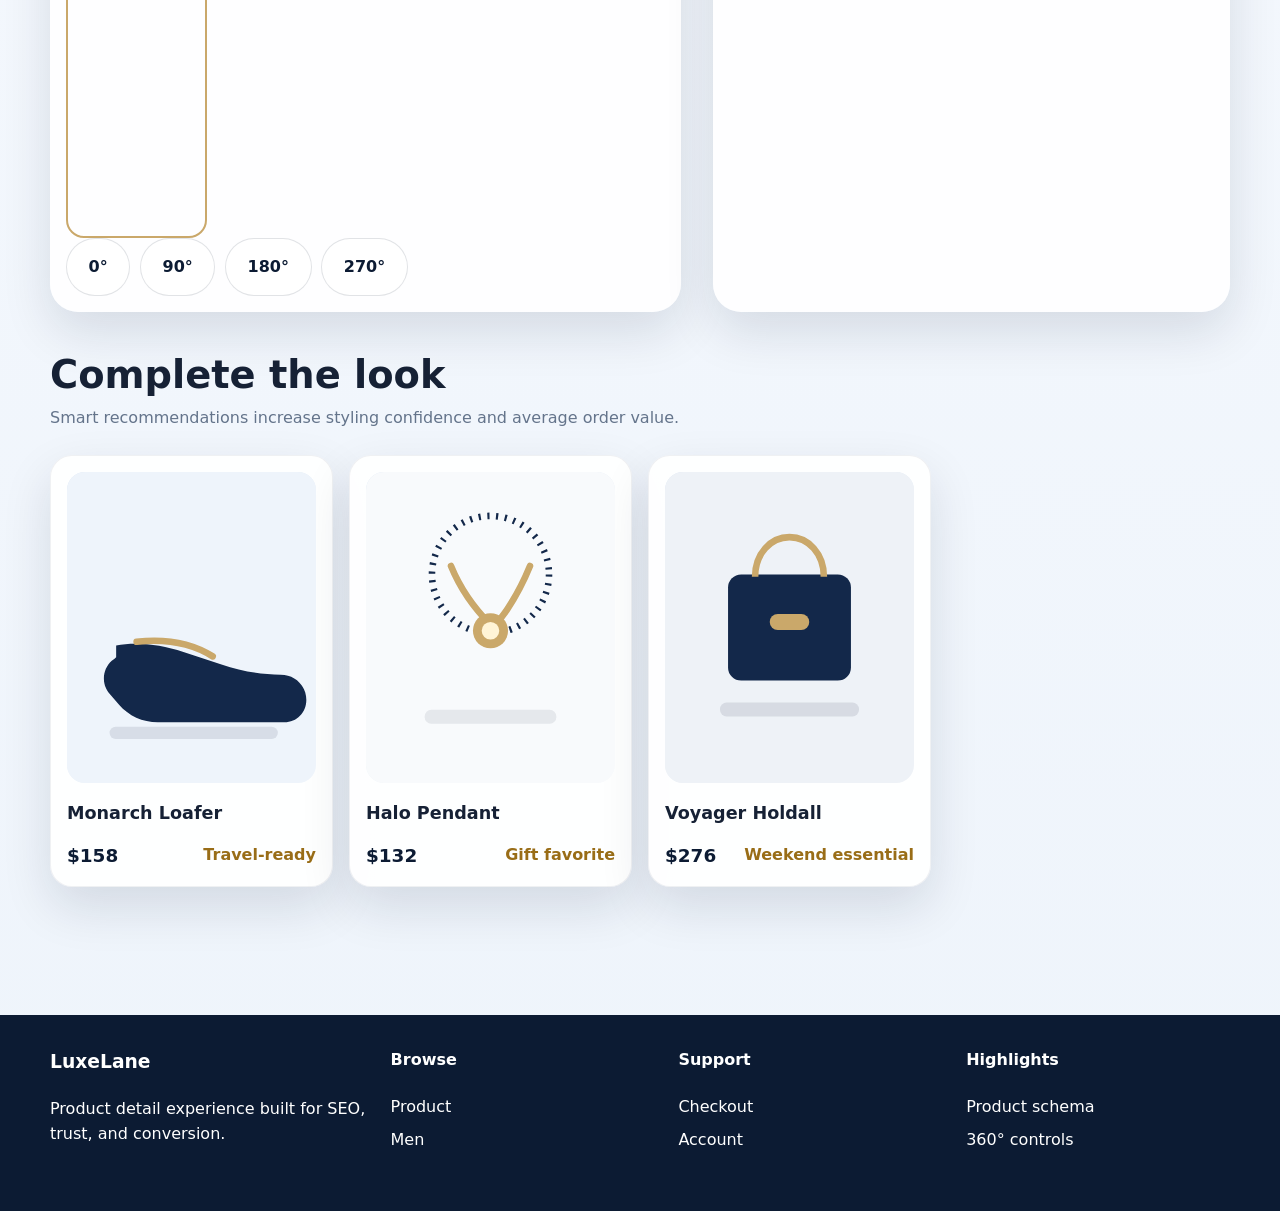
<file: product/index.html>
<!DOCTYPE html>
<html lang="en">
<head>
  <meta charset="UTF-8"><meta name="viewport" content="width=device-width, initial-scale=1.0">
  <title>Signature Trench | LuxeLane Product Detail</title>
  <meta name="description" content="Explore the LuxeLane Signature Trench with zoom imagery, 360-degree views, reviews, complete-the-look recommendations, and product schema.">
  <link rel="canonical" href="/product/"><link rel="stylesheet" href="/assets/styles.css">
  <script type="application/ld+json">
  {
    "@context": "https://schema.org",
    "@type": "Product",
    "name": "Signature Trench",
    "image": ["/assets/img/product-1.svg"],
    "description": "Premium navy trench with polished tailoring, zoomable imagery, verified reviews, and complete-the-look styling recommendations.",
    "brand": {"@type": "Brand", "name": "LuxeLane Atelier"},
    "aggregateRating": {"@type": "AggregateRating", "ratingValue": "4.9", "reviewCount": "124"},
    "offers": {"@type": "Offer", "priceCurrency": "USD", "price": "248", "availability": "https://schema.org/InStock", "url": "/product/"}
  }
  </script>
</head>
<body>
  <a class="skip-link" href="#main-content">Skip to content</a>
  <header class="site-header"><div class="container topbar"><a class="brand" href="/"><span class="brand-mark">L</span><span>LuxeLane</span></a><button class="nav-toggle" aria-expanded="false" aria-controls="main-nav" data-nav-toggle>Menu</button><div class="search-wrap"><form class="search-form" role="search" data-search><input type="search" placeholder="Search product or collection" aria-label="Search products"><button type="submit">Search</button></form><div class="suggestions" data-suggestions></div></div><nav class="main-nav" id="main-nav" data-nav><a href="/">Home</a><a href="/men/">Men</a><a href="/women/">Women</a><a href="/shoes/">Shoes</a><a href="/jewelry/">Jewelry</a><a href="/accessories/">Accessories</a></nav><div class="header-actions"><button class="voice-button" type="button" data-voice-search>🎙️</button><button class="contrast-toggle" type="button" data-contrast-toggle>◐</button><a class="icon-button" href="/account/">Account</a><a class="icon-button" href="/checkout/">Wishlist <span data-wishlist-count>0</span></a></div></div></header>
  <main id="main-content" class="section">
    <div class="container product-layout">
      <section class="gallery-shell" aria-labelledby="gallery-title">
        <h1 id="gallery-title">Signature Trench</h1>
        <p class="muted">Men's outerwear • LuxeLane Atelier • ★ 4.9 from verified buyers</p>
        <div class="zoom-stage" tabindex="0" aria-label="Zoom-enabled product image">
          <img data-stage-image src="/assets/img/product-1.svg" alt="Signature Trench in navy shown from front view" width="700" height="850">
        </div>
        <div class="thumb-row" aria-label="Product image gallery">
          <button class="active" type="button" data-thumb data-src="/assets/img/product-1.svg" data-alt="Signature Trench in navy shown from front view"><img src="/assets/img/product-1.svg" alt="Thumbnail showing front view of Signature Trench" width="700" height="850"></button>
          <button type="button" data-thumb data-src="/assets/img/product-2.svg" data-alt="Signature Trench styled for evening occasion"><img src="/assets/img/product-2.svg" alt="Thumbnail showing styled evening look" width="700" height="850"></button>
          <button type="button" data-thumb data-src="/assets/img/product-5.svg" data-alt="Signature Trench paired with premium bag"><img src="/assets/img/product-5.svg" alt="Thumbnail showing accessory pairing" width="700" height="850"></button>
          <button type="button" data-thumb data-src="/assets/img/product-3.svg" data-alt="Signature Trench paired with navy loafers"><img src="/assets/img/product-3.svg" alt="Thumbnail showing shoe pairing" width="700" height="850"></button>
        </div>
        <div class="inline-list" aria-label="360 degree view controls">
          <button class="chip-button btn-secondary" type="button" data-rotate data-src="/assets/img/product-1.svg" data-alt="Signature Trench front 360-degree angle">0°</button>
          <button class="chip-button btn-secondary" type="button" data-rotate data-src="/assets/img/product-2.svg" data-alt="Signature Trench quarter-turn 360-degree angle">90°</button>
          <button class="chip-button btn-secondary" type="button" data-rotate data-src="/assets/img/product-5.svg" data-alt="Signature Trench back-style 360-degree angle">180°</button>
          <button class="chip-button btn-secondary" type="button" data-rotate data-src="/assets/img/product-3.svg" data-alt="Signature Trench styled side angle">270°</button>
        </div>
      </section>
      <aside class="product-panel" aria-labelledby="product-title">
        <h2 id="product-title">Refined layering for work, travel, and evening plans.</h2>
        <p>The Signature Trench offers water-resistant structure, soft lining, and clean lines that photograph beautifully while staying lightweight for faster product rendering.</p>
        <div class="inline-list"><span class="tag">In stock</span><span class="tag">Free returns</span><span class="tag">Verified reviews</span></div>
        <div class="price-row"><span class="price">$248</span><span class="rating">124 verified reviews</span></div>
        <div class="filter-group"><h3>Size</h3><div class="filter-options"><button class="filter-chip active" type="button">M</button><button class="filter-chip" type="button">L</button><button class="filter-chip" type="button">XL</button></div></div>
        <div class="filter-group"><h3>Color</h3><div class="filter-options"><button class="filter-chip active" type="button">Deep Navy</button><button class="filter-chip" type="button">Ivory</button></div></div>
        <div class="card-actions"><a class="btn-primary" href="/checkout/">Secure checkout</a><button class="btn-secondary" type="button" data-wishlist="signature-trench">♡ Wishlist</button></div>
        <p class="notice">Accessibility notes: keyboard-focusable zoom stage, descriptive alt text, ARIA labels, and a persistent high-contrast toggle improve inclusive shopping.</p>
        <section aria-labelledby="reviews-title">
          <div class="section-heading"><div><h3 id="reviews-title">Customer reviews</h3><p>Displayed with clear verified purchase tags for trust.</p></div></div>
          <div class="review-list">
            <article class="review"><strong>Camille R.</strong> <span class="tag">Verified purchase</span><p>"The fabric feels elevated and the responsive product view made it easy to inspect details on mobile."</p></article>
            <article class="review"><strong>Marcus T.</strong> <span class="tag">Verified purchase</span><p>"Great fit, fast checkout, and the styling suggestions helped me add loafers that matched perfectly."</p></article>
            <article class="review"><strong>Selena P.</strong> <span class="tag">Verified purchase</span><p>"High-contrast mode and the clear CTAs made this one of the easiest stores to browse."</p></article>
          </div>
        </section>
      </aside>
    </div>

    <section class="section">
      <div class="container">
        <div class="section-heading"><div><h2>Complete the look</h2><p>Smart recommendations increase styling confidence and average order value.</p></div></div>
        <div class="card-grid look-grid">
          <article class="product-card"><div class="product-media"><img src="/assets/img/product-3.svg" alt="Recommended Monarch Loafer to complete the trench look" loading="lazy" width="700" height="850"></div><div class="product-body"><h3>Monarch Loafer</h3><div class="price-row"><span class="price">$158</span><span class="rating">Travel-ready</span></div></div></article>
          <article class="product-card"><div class="product-media"><img src="/assets/img/product-4.svg" alt="Recommended Halo Pendant necklace for layered styling" loading="lazy" width="700" height="850"></div><div class="product-body"><h3>Halo Pendant</h3><div class="price-row"><span class="price">$132</span><span class="rating">Gift favorite</span></div></div></article>
          <article class="product-card"><div class="product-media"><img src="/assets/img/product-5.svg" alt="Recommended Voyager Holdall bag for complete outfit styling" loading="lazy" width="700" height="850"></div><div class="product-body"><h3>Voyager Holdall</h3><div class="price-row"><span class="price">$276</span><span class="rating">Weekend essential</span></div></div></article>
        </div>
      </div>
    </section>
  </main>
  <footer class="site-footer"><div class="container footer-grid"><div><h3>LuxeLane</h3><p>Product detail experience built for SEO, trust, and conversion.</p></div><div><h4>Browse</h4><div class="footer-links"><a href="/product/">Product</a><a href="/men/">Men</a></div></div><div><h4>Support</h4><div class="footer-links"><a href="/checkout/">Checkout</a><a href="/account/">Account</a></div></div><div><h4>Highlights</h4><div class="footer-links"><span>Product schema</span><span>360° controls</span></div></div></div></footer>
  <aside class="live-chat"><button class="chat-toggle" type="button" data-chat-toggle>Live chat</button><div class="chat-window" data-chat-window><div class="chat-panel"><div class="chat-messages" data-chat-messages><div class="chat-bubble agent">Ask about fit, fabric, or how to complete the look.</div></div><form data-chat-form><input type="text" placeholder="Message support"></form></div></div></aside>
  <script src="/assets/app.js" defer></script>
</body>
</html>
</file>
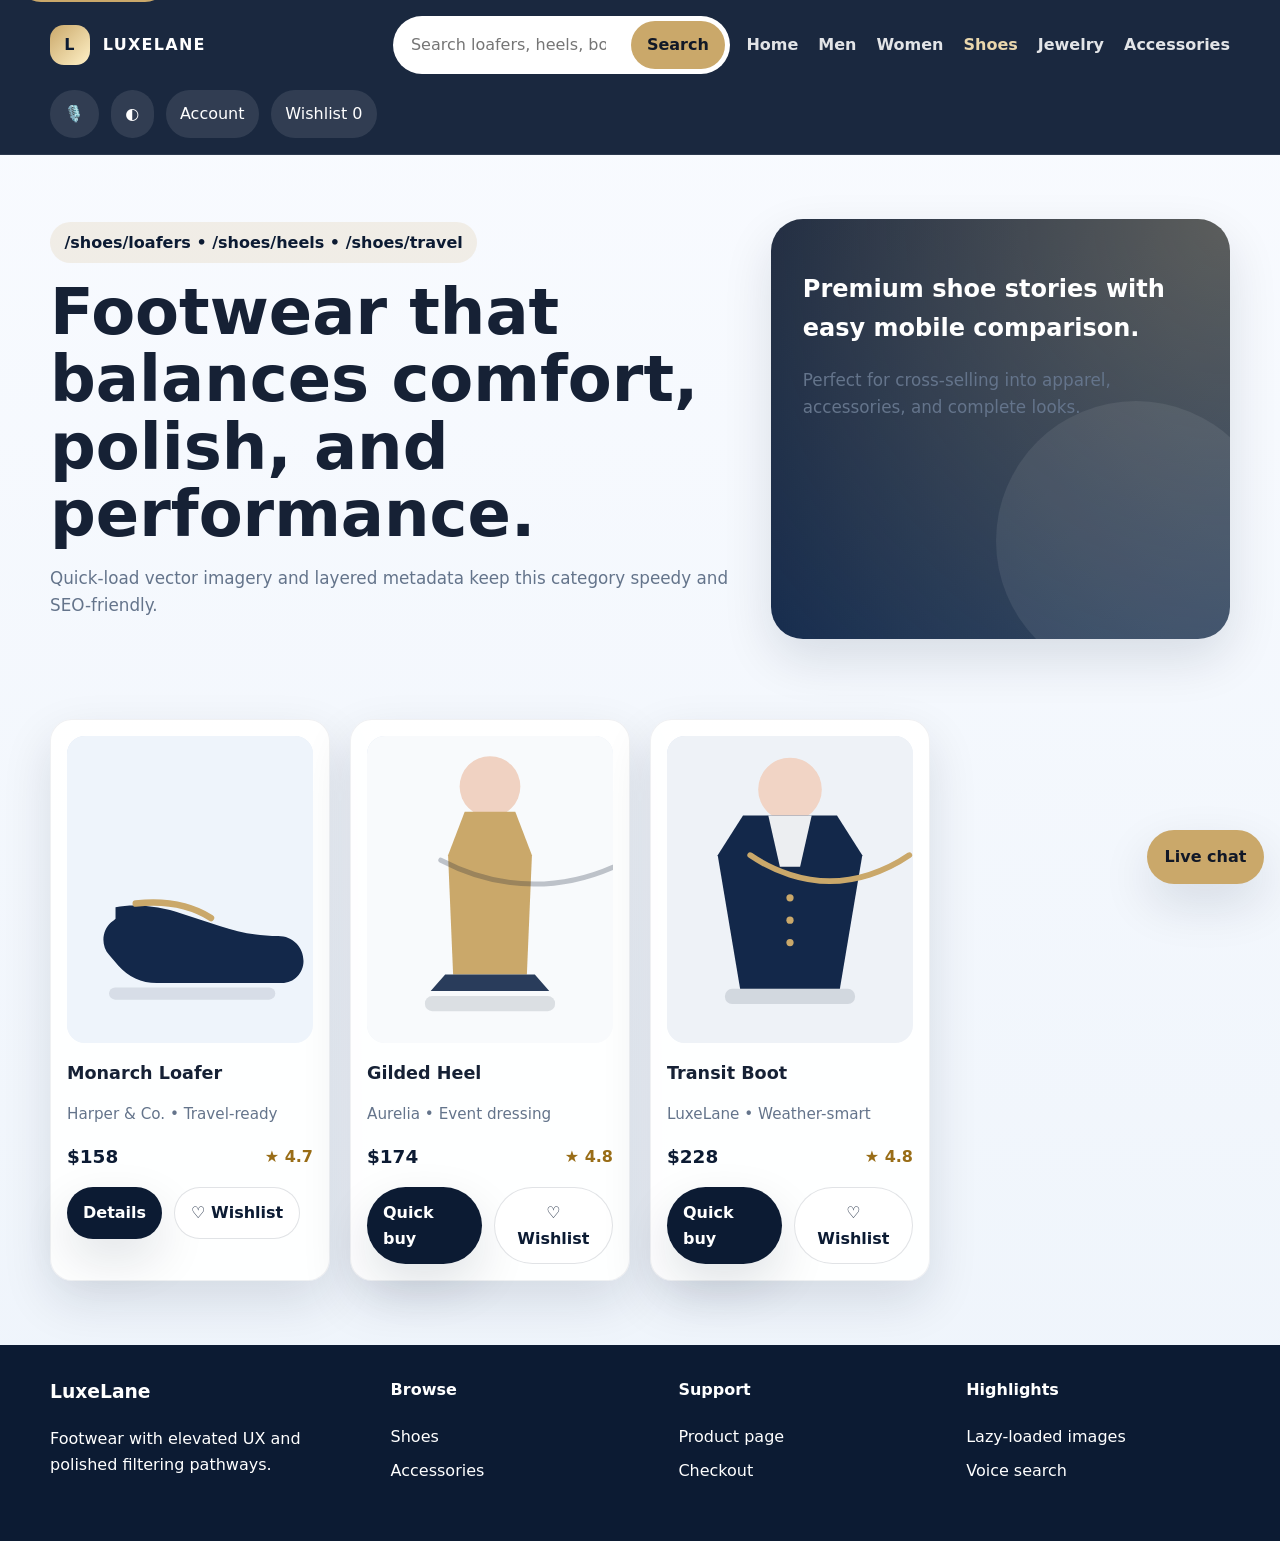
<file: shoes/index.html>
<!DOCTYPE html><html lang="en"><head><meta charset="UTF-8"><meta name="viewport" content="width=device-width, initial-scale=1.0"><title>Shoes | LuxeLane Designer Footwear</title><meta name="description" content="Shop LuxeLane footwear with premium loafers, statement heels, and filterable shoe styles for work, events, and travel."><link rel="canonical" href="/shoes/"><link rel="stylesheet" href="/assets/styles.css"></head><body><a class="skip-link" href="#main-content">Skip to content</a><header class="site-header"><div class="container topbar"><a class="brand" href="/"><span class="brand-mark">L</span><span>LuxeLane</span></a><button class="nav-toggle" aria-expanded="false" aria-controls="main-nav" data-nav-toggle>Menu</button><div class="search-wrap"><form class="search-form" role="search" data-search><input type="search" placeholder="Search loafers, heels, boots" aria-label="Search products"><button type="submit">Search</button></form><div class="suggestions" data-suggestions></div></div><nav class="main-nav" id="main-nav" data-nav><a href="/">Home</a><a href="/men/">Men</a><a href="/women/">Women</a><a class="active" href="/shoes/">Shoes</a><a href="/jewelry/">Jewelry</a><a href="/accessories/">Accessories</a></nav><div class="header-actions"><button class="voice-button" type="button" data-voice-search>🎙️</button><button class="contrast-toggle" type="button" data-contrast-toggle>◐</button><a class="icon-button" href="/account/">Account</a><a class="icon-button" href="/checkout/">Wishlist <span data-wishlist-count>0</span></a></div></div></header><main id="main-content"><section class="page-hero"><div class="container grid"><div><span class="eyebrow">/shoes/loafers • /shoes/heels • /shoes/travel</span><h1>Footwear that balances comfort, polish, and performance.</h1><p>Quick-load vector imagery and layered metadata keep this category speedy and SEO-friendly.</p></div><div class="visual-card"><h2>Premium shoe stories with easy mobile comparison.</h2><p>Perfect for cross-selling into apparel, accessories, and complete looks.</p></div></div></section><section class="section"><div class="container card-grid"><article class="product-card"><div class="product-media"><img src="/assets/img/product-3.svg" alt="Monarch loafer in premium navy leather" loading="lazy" width="700" height="850"></div><div class="product-body"><h3>Monarch Loafer</h3><p class="muted">Harper & Co. • Travel-ready</p><div class="price-row"><span class="price">$158</span><span class="rating">★ 4.7</span></div><div class="card-actions"><a class="btn-primary" href="/product/">Details</a><button class="btn-secondary" type="button" data-wishlist="monarch-loafer">♡ Wishlist</button></div></div></article><article class="product-card"><div class="product-media"><img src="/assets/img/product-2.svg" alt="Elegant heel concept in gold tone" loading="lazy" width="700" height="850"></div><div class="product-body"><h3>Gilded Heel</h3><p class="muted">Aurelia • Event dressing</p><div class="price-row"><span class="price">$174</span><span class="rating">★ 4.8</span></div><div class="card-actions"><a class="btn-primary" href="/checkout/">Quick buy</a><button class="btn-secondary" type="button" data-wishlist="gilded-heel">♡ Wishlist</button></div></div></article><article class="product-card"><div class="product-media"><img src="/assets/img/product-1.svg" alt="Navy boot silhouette with premium structure" loading="lazy" width="700" height="850"></div><div class="product-body"><h3>Transit Boot</h3><p class="muted">LuxeLane • Weather-smart</p><div class="price-row"><span class="price">$228</span><span class="rating">★ 4.8</span></div><div class="card-actions"><a class="btn-primary" href="/checkout/">Quick buy</a><button class="btn-secondary" type="button" data-wishlist="transit-boot">♡ Wishlist</button></div></div></article></div></section></main><footer class="site-footer"><div class="container footer-grid"><div><h3>LuxeLane</h3><p>Footwear with elevated UX and polished filtering pathways.</p></div><div><h4>Browse</h4><div class="footer-links"><a href="/shoes/">Shoes</a><a href="/accessories/">Accessories</a></div></div><div><h4>Support</h4><div class="footer-links"><a href="/product/">Product page</a><a href="/checkout/">Checkout</a></div></div><div><h4>Highlights</h4><div class="footer-links"><span>Lazy-loaded images</span><span>Voice search</span></div></div></div></footer><aside class="live-chat"><button class="chat-toggle" type="button" data-chat-toggle>Live chat</button><div class="chat-window" data-chat-window><div class="chat-panel"><div class="chat-messages" data-chat-messages><div class="chat-bubble agent">Need help comparing fit or finish across shoes?</div></div><form data-chat-form><input type="text" placeholder="Message support"></form></div></div></aside><script src="/assets/app.js" defer></script></body></html>
</file>
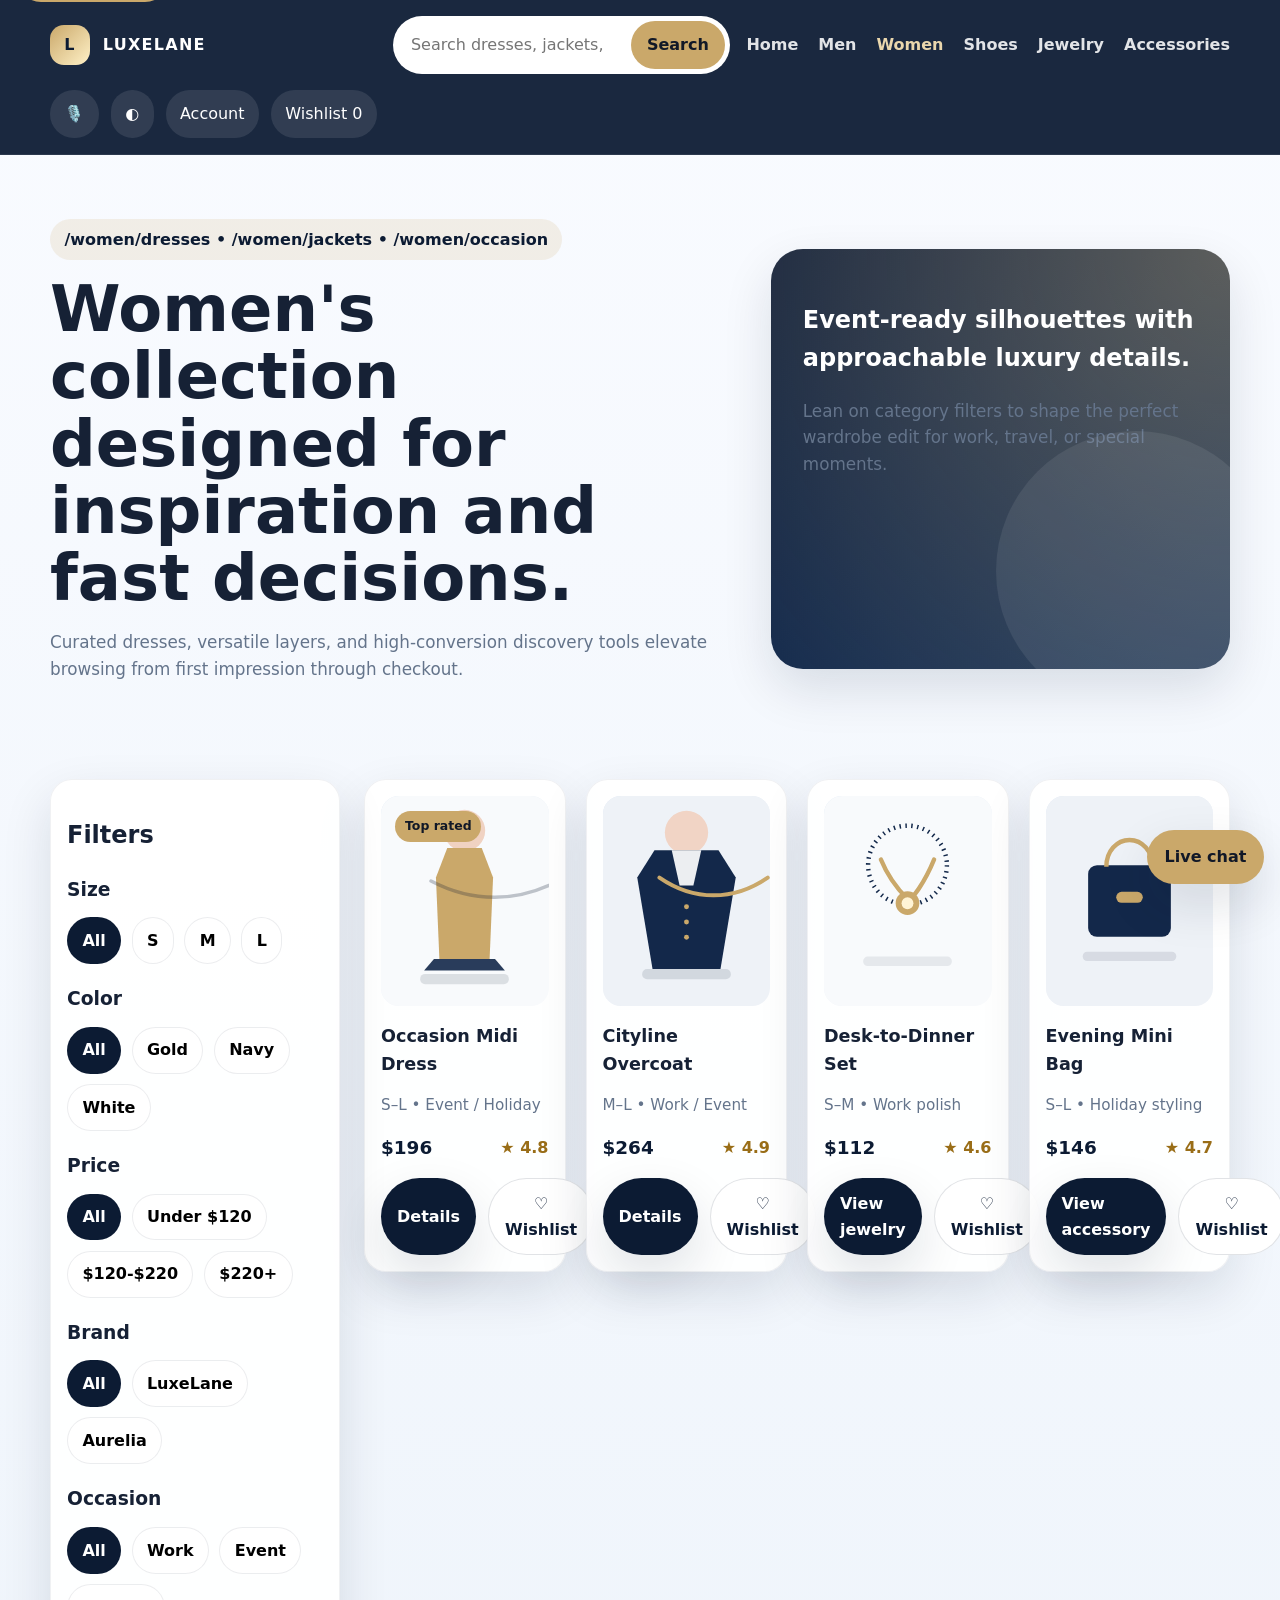
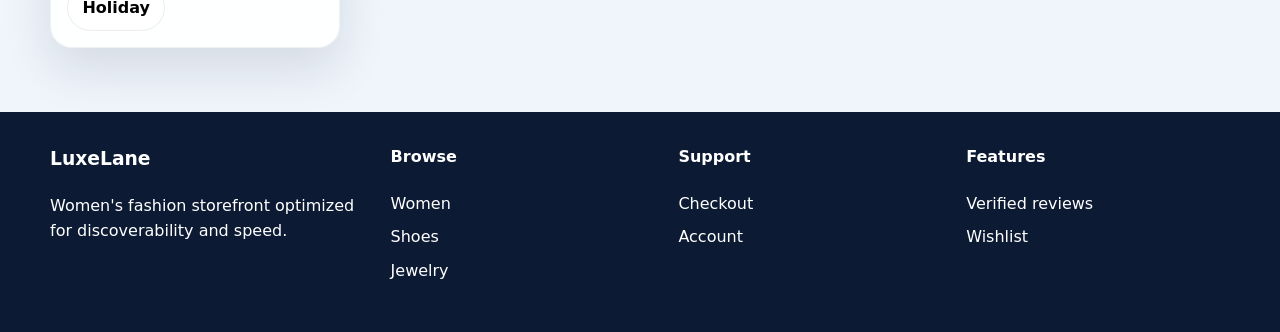
<file: women/index.html>
<!DOCTYPE html>
<html lang="en">
<head>
  <meta charset="UTF-8"><meta name="viewport" content="width=device-width, initial-scale=1.0">
  <title>Women's Clothing | LuxeLane Dresses & Occasionwear</title>
  <meta name="description" content="Discover LuxeLane women's clothing, dresses, and occasion essentials with fast filters, elegant imagery, and mobile-first browsing.">
  <link rel="canonical" href="/women/"><link rel="stylesheet" href="/assets/styles.css">
</head>
<body>
  <a class="skip-link" href="#main-content">Skip to content</a>
  <header class="site-header"><div class="container topbar"><a class="brand" href="/"><span class="brand-mark">L</span><span>LuxeLane</span></a><button class="nav-toggle" aria-expanded="false" aria-controls="main-nav" data-nav-toggle>Menu</button><div class="search-wrap"><form class="search-form" role="search" data-search><input type="search" placeholder="Search dresses, jackets, heels" aria-label="Search products"><button type="submit">Search</button></form><div class="suggestions" data-suggestions></div></div><nav class="main-nav" id="main-nav" data-nav><a href="/">Home</a><a href="/men/">Men</a><a class="active" href="/women/">Women</a><a href="/shoes/">Shoes</a><a href="/jewelry/">Jewelry</a><a href="/accessories/">Accessories</a></nav><div class="header-actions"><button class="voice-button" type="button" data-voice-search>🎙️</button><button class="contrast-toggle" type="button" data-contrast-toggle>◐</button><a class="icon-button" href="/account/">Account</a><a class="icon-button" href="/checkout/">Wishlist <span data-wishlist-count>0</span></a></div></div></header>
  <main id="main-content">
    <section class="page-hero"><div class="container grid"><div><span class="eyebrow">/women/dresses • /women/jackets • /women/occasion</span><h1>Women's collection designed for inspiration and fast decisions.</h1><p>Curated dresses, versatile layers, and high-conversion discovery tools elevate browsing from first impression through checkout.</p></div><div class="visual-card"><h2>Event-ready silhouettes with approachable luxury details.</h2><p>Lean on category filters to shape the perfect wardrobe edit for work, travel, or special moments.</p></div></div></section>
    <section class="section"><div class="container filters-layout"><aside class="product-card filters-panel"><h2>Filters</h2><div class="filter-group"><h3>Size</h3><div class="filter-options"><button class="filter-chip active" data-filter data-group="size" data-value="all">All</button><button class="filter-chip" data-filter data-group="size" data-value="s">S</button><button class="filter-chip" data-filter data-group="size" data-value="m">M</button><button class="filter-chip" data-filter data-group="size" data-value="l">L</button></div></div><div class="filter-group"><h3>Color</h3><div class="filter-options"><button class="filter-chip active" data-filter data-group="color" data-value="all">All</button><button class="filter-chip" data-filter data-group="color" data-value="gold">Gold</button><button class="filter-chip" data-filter data-group="color" data-value="navy">Navy</button><button class="filter-chip" data-filter data-group="color" data-value="white">White</button></div></div><div class="filter-group"><h3>Price</h3><div class="filter-options"><button class="filter-chip active" data-filter data-group="price" data-value="all">All</button><button class="filter-chip" data-filter data-group="price" data-value="entry">Under $120</button><button class="filter-chip" data-filter data-group="price" data-value="mid">$120-$220</button><button class="filter-chip" data-filter data-group="price" data-value="premium">$220+</button></div></div><div class="filter-group"><h3>Brand</h3><div class="filter-options"><button class="filter-chip active" data-filter data-group="brand" data-value="all">All</button><button class="filter-chip" data-filter data-group="brand" data-value="luxelane">LuxeLane</button><button class="filter-chip" data-filter data-group="brand" data-value="aurelia">Aurelia</button></div></div><div class="filter-group"><h3>Occasion</h3><div class="filter-options"><button class="filter-chip active" data-filter data-group="occasion" data-value="all">All</button><button class="filter-chip" data-filter data-group="occasion" data-value="work">Work</button><button class="filter-chip" data-filter data-group="occasion" data-value="event">Event</button><button class="filter-chip" data-filter data-group="occasion" data-value="holiday">Holiday</button></div></div></aside><div><div class="card-grid"><article class="product-card" data-product-card data-size="s m l" data-color="gold" data-price="mid" data-brand="luxelane" data-occasion="event holiday"><div class="product-media"><img src="/assets/img/product-2.svg" alt="Women's occasion midi dress in golden hue" loading="lazy" width="700" height="850"><div class="badge-row"><span class="badge gold">Top rated</span></div></div><div class="product-body"><h3>Occasion Midi Dress</h3><p class="muted">S–L • Event / Holiday</p><div class="price-row"><span class="price">$196</span><span class="rating">★ 4.8</span></div><div class="card-actions"><a class="btn-primary" href="/product/">Details</a><button class="btn-secondary" type="button" data-wishlist="occasion-midi">♡ Wishlist</button></div></div></article><article class="product-card" data-product-card data-size="m l" data-color="navy" data-price="premium" data-brand="luxelane" data-occasion="work event"><div class="product-media"><img src="/assets/img/product-1.svg" alt="Women's navy overcoat with tailored lines" loading="lazy" width="700" height="850"></div><div class="product-body"><h3>Cityline Overcoat</h3><p class="muted">M–L • Work / Event</p><div class="price-row"><span class="price">$264</span><span class="rating">★ 4.9</span></div><div class="card-actions"><a class="btn-primary" href="/product/">Details</a><button class="btn-secondary" type="button" data-wishlist="cityline-overcoat">♡ Wishlist</button></div></div></article><article class="product-card" data-product-card data-size="s m" data-color="white" data-price="entry" data-brand="aurelia" data-occasion="work"><div class="product-media"><img src="/assets/img/product-4.svg" alt="Minimal jewelry set for office styling" loading="lazy" width="700" height="850"></div><div class="product-body"><h3>Desk-to-Dinner Set</h3><p class="muted">S–M • Work polish</p><div class="price-row"><span class="price">$112</span><span class="rating">★ 4.6</span></div><div class="card-actions"><a class="btn-primary" href="/jewelry/">View jewelry</a><button class="btn-secondary" type="button" data-wishlist="desk-dinner-set">♡ Wishlist</button></div></div></article><article class="product-card" data-product-card data-size="s m l" data-color="navy" data-price="mid" data-brand="aurelia" data-occasion="holiday"><div class="product-media"><img src="/assets/img/product-5.svg" alt="Structured accessory bag with navy finish" loading="lazy" width="700" height="850"></div><div class="product-body"><h3>Evening Mini Bag</h3><p class="muted">S–L • Holiday styling</p><div class="price-row"><span class="price">$146</span><span class="rating">★ 4.7</span></div><div class="card-actions"><a class="btn-primary" href="/accessories/">View accessory</a><button class="btn-secondary" type="button" data-wishlist="evening-mini-bag">♡ Wishlist</button></div></div></article></div></div></div></section>
  </main>
  <footer class="site-footer"><div class="container footer-grid"><div><h3>LuxeLane</h3><p>Women's fashion storefront optimized for discoverability and speed.</p></div><div><h4>Browse</h4><div class="footer-links"><a href="/women/">Women</a><a href="/shoes/">Shoes</a><a href="/jewelry/">Jewelry</a></div></div><div><h4>Support</h4><div class="footer-links"><a href="/checkout/">Checkout</a><a href="/account/">Account</a></div></div><div><h4>Features</h4><div class="footer-links"><span>Verified reviews</span><span>Wishlist</span></div></div></div></footer>
  <aside class="live-chat"><button class="chat-toggle" type="button" data-chat-toggle>Live chat</button><div class="chat-window" data-chat-window><div class="chat-panel"><div class="chat-messages" data-chat-messages><div class="chat-bubble agent">Ask for occasion styling or size suggestions.</div></div><form data-chat-form><input type="text" placeholder="Message support"></form></div></div></aside>
  <script src="/assets/app.js" defer></script>
</body>
</html>
</file>
<file: assets/styles.css>
:root {
  --navy: #0c1b33;
  --navy-2: #13284a;
  --gold: #caa86a;
  --gold-soft: #ead7ad;
  --white: #ffffff;
  --surface: #f5f7fb;
  --surface-2: #eef2f7;
  --text: #162135;
  --muted: #64748b;
  --success: #1e7f5a;
  --danger: #a43a3a;
  --shadow: 0 20px 50px rgba(12, 27, 51, 0.12);
  --radius: 22px;
  --container: min(1180px, calc(100vw - 2rem));
  --transition: 180ms ease;
}

:root[data-contrast='high'] {
  --navy: #020617;
  --navy-2: #111827;
  --gold: #ffd54f;
  --gold-soft: #ffe89a;
  --white: #ffffff;
  --surface: #ffffff;
  --surface-2: #f8fafc;
  --text: #000000;
  --muted: #1f2937;
  --shadow: 0 0 0 3px rgba(255, 213, 79, 0.25);
}

* { box-sizing: border-box; }
html { scroll-behavior: smooth; }
body {
  margin: 0;
  font-family: Inter, ui-sans-serif, system-ui, -apple-system, BlinkMacSystemFont, "Segoe UI", sans-serif;
  color: var(--text);
  background: linear-gradient(180deg, #f9fbff 0%, #eef4fb 100%);
  line-height: 1.6;
}
img { max-width: 100%; display: block; }
a { color: inherit; text-decoration: none; }
button, input, select {
  font: inherit;
}
button {
  cursor: pointer;
  border: none;
}
.sr-only {
  position: absolute;
  width: 1px;
  height: 1px;
  padding: 0;
  margin: -1px;
  overflow: hidden;
  clip: rect(0, 0, 0, 0);
  white-space: nowrap;
  border: 0;
}
.skip-link {
  position: absolute;
  left: 1rem;
  top: -3rem;
  background: var(--gold);
  color: #000;
  padding: 0.75rem 1rem;
  border-radius: 999px;
  z-index: 1000;
}
.skip-link:focus { top: 1rem; }
.container { width: var(--container); margin: 0 auto; }
.site-header {
  position: sticky;
  top: 0;
  z-index: 100;
  background: rgba(12, 27, 51, 0.94);
  backdrop-filter: blur(12px);
  color: var(--white);
  border-bottom: 1px solid rgba(255,255,255,0.08);
}
.topbar {
  display: grid;
  grid-template-columns: auto 1fr auto;
  gap: 1rem;
  align-items: center;
  padding: 1rem 0;
}
.brand {
  display: inline-flex;
  align-items: center;
  gap: 0.8rem;
  font-weight: 800;
  letter-spacing: 0.08em;
  text-transform: uppercase;
}
.brand-mark {
  width: 2.5rem;
  aspect-ratio: 1;
  border-radius: 14px;
  background: linear-gradient(135deg, var(--gold), #fff1c7);
  color: var(--navy);
  display: grid;
  place-items: center;
  font-weight: 900;
}
.nav-toggle {
  display: none;
  background: transparent;
  color: var(--white);
  border: 1px solid rgba(255,255,255,0.2);
  padding: 0.55rem 0.8rem;
  border-radius: 999px;
}
.main-nav {
  display: flex;
  gap: 1.25rem;
  align-items: center;
  justify-content: center;
  flex-wrap: wrap;
}
.main-nav a {
  color: rgba(255,255,255,0.88);
  font-weight: 600;
}
.main-nav a:hover,
.main-nav a:focus-visible,
.main-nav a.active {
  color: var(--gold-soft);
}
.header-actions {
  display: flex;
  align-items: center;
  gap: 0.75rem;
  justify-content: flex-end;
}
.icon-button, .contrast-toggle, .voice-button {
  background: rgba(255,255,255,0.1);
  color: var(--white);
  padding: 0.7rem 0.9rem;
  border-radius: 999px;
  transition: transform var(--transition), background var(--transition);
}
.icon-button:hover, .contrast-toggle:hover, .voice-button:hover { transform: translateY(-1px); background: rgba(255,255,255,0.18); }
.search-wrap {
  position: relative;
}
.search-form {
  display: flex;
  align-items: center;
  gap: 0.5rem;
  background: var(--white);
  border-radius: 999px;
  padding: 0.3rem 0.35rem 0.3rem 1rem;
  color: var(--text);
  min-width: min(100%, 420px);
}
.search-form input {
  border: 0;
  flex: 1;
  min-width: 12rem;
  background: transparent;
  outline: none;
}
.search-form button {
  background: var(--gold);
  color: #111827;
  border-radius: 999px;
  padding: 0.7rem 1rem;
  font-weight: 700;
}
.suggestions {
  display: none;
  position: absolute;
  top: calc(100% + 0.5rem);
  left: 0;
  right: 0;
  background: var(--white);
  border-radius: 1rem;
  box-shadow: var(--shadow);
  overflow: hidden;
}
.suggestions.show { display: block; }
.suggestions button {
  width: 100%;
  text-align: left;
  padding: 0.8rem 1rem;
  background: var(--white);
  color: var(--text);
  border-bottom: 1px solid #e5e7eb;
}
.page-hero,
.hero-banner {
  padding: 4rem 0 3rem;
}
.hero-banner .grid,
.page-hero .grid {
  display: grid;
  grid-template-columns: 1.2fr 0.8fr;
  gap: 2rem;
  align-items: center;
}
.eyebrow {
  display: inline-flex;
  gap: 0.6rem;
  align-items: center;
  border-radius: 999px;
  background: rgba(202, 168, 106, 0.16);
  color: var(--navy);
  padding: 0.5rem 0.9rem;
  font-weight: 700;
}
.hero-copy h1, .page-hero h1 {
  font-size: clamp(2.3rem, 5vw, 4.6rem);
  line-height: 1.05;
  margin: 1rem 0;
}
.hero-copy p, .page-hero p { color: var(--muted); font-size: 1.05rem; }
.cta-group { display: flex; gap: 1rem; flex-wrap: wrap; margin-top: 1.5rem; }
.btn-primary, .btn-secondary, .chip-button {
  padding: 0.95rem 1.35rem;
  border-radius: 999px;
  font-weight: 700;
  display: inline-flex;
  align-items: center;
  justify-content: center;
  gap: 0.5rem;
}
.btn-primary { background: var(--navy); color: var(--white); box-shadow: var(--shadow); }
.btn-secondary { background: var(--white); color: var(--navy); border: 1px solid rgba(12, 27, 51, 0.12); }
.hero-visual,
.visual-card {
  background: radial-gradient(circle at top right, rgba(202,168,106,0.38), rgba(12,27,51,0.12)), linear-gradient(135deg, #112240, #1f3d66);
  color: var(--white);
  border-radius: 32px;
  padding: 2rem;
  min-height: 420px;
  box-shadow: var(--shadow);
  position: relative;
  overflow: hidden;
}
.hero-visual::after,
.visual-card::after {
  content: "";
  position: absolute;
  inset: auto -10% -10% auto;
  width: 280px;
  height: 280px;
  border-radius: 50%;
  background: rgba(255,255,255,0.08);
}
.stat-row {
  display: grid;
  grid-template-columns: repeat(3, 1fr);
  gap: 1rem;
  margin-top: 2rem;
}
.stat {
  background: rgba(255,255,255,0.08);
  padding: 1rem;
  border-radius: 20px;
}
.section {
  padding: 2rem 0 4rem;
}
.section-heading {
  display: flex;
  align-items: end;
  justify-content: space-between;
  gap: 1rem;
  margin-bottom: 1.5rem;
}
.section-heading h2 { font-size: clamp(1.6rem, 3vw, 2.5rem); margin: 0; }
.section-heading p { margin: 0; color: var(--muted); }
.card-grid {
  display: grid;
  grid-template-columns: repeat(4, minmax(0, 1fr));
  gap: 1.25rem;
}
.product-card, .feature-card, .category-card, .info-card {
  background: rgba(255,255,255,0.92);
  border-radius: var(--radius);
  padding: 1rem;
  box-shadow: var(--shadow);
  border: 1px solid rgba(12,27,51,0.06);
}
.product-media {
  position: relative;
  border-radius: 18px;
  overflow: hidden;
  background: linear-gradient(145deg, #dde7f4, #ffffff);
  aspect-ratio: 4 / 5;
}
.product-media img {
  width: 100%;
  height: 100%;
  object-fit: cover;
}
.badge-row {
  position: absolute;
  top: 0.9rem;
  left: 0.9rem;
  display: flex;
  gap: 0.5rem;
  flex-wrap: wrap;
}
.badge {
  background: rgba(12,27,51,0.82);
  color: var(--white);
  padding: 0.35rem 0.6rem;
  border-radius: 999px;
  font-size: 0.78rem;
  font-weight: 700;
}
.badge.gold { background: var(--gold); color: #111827; }
.product-body { padding-top: 1rem; }
.product-body h3, .product-body h2 { margin: 0 0 0.3rem; font-size: 1.1rem; }
.product-meta, .muted { color: var(--muted); font-size: 0.95rem; }
.price-row {
  display: flex;
  align-items: center;
  justify-content: space-between;
  gap: 1rem;
  margin-top: 0.85rem;
}
.price {
  font-size: 1.15rem;
  font-weight: 800;
  color: var(--navy);
}
.rating { color: #996d17; font-weight: 700; }
.card-actions {
  display: flex;
  gap: 0.75rem;
  margin-top: 1rem;
}
.card-actions .btn-primary,
.card-actions .btn-secondary,
.filter-chip,
.tag {
  padding: 0.75rem 1rem;
}
.carousel {
  position: relative;
  overflow: hidden;
}
.carousel-track {
  display: grid;
  grid-auto-flow: column;
  grid-auto-columns: minmax(260px, 1fr);
  gap: 1rem;
  overflow-x: auto;
  scroll-snap-type: x mandatory;
  padding-bottom: 0.5rem;
}
.carousel-track > * { scroll-snap-align: start; }
.carousel-controls {
  display: flex;
  gap: 0.75rem;
}
.newsletter {
  background: linear-gradient(135deg, var(--navy), #17335f);
  color: var(--white);
  border-radius: 32px;
  padding: 2rem;
  display: grid;
  grid-template-columns: 1fr auto;
  gap: 1.5rem;
  align-items: center;
}
.newsletter-form {
  display: flex;
  gap: 0.75rem;
  flex-wrap: wrap;
}
.newsletter input {
  min-width: 260px;
  border: 0;
  border-radius: 999px;
  padding: 0.95rem 1.1rem;
}
.social-links {
  display: flex;
  gap: 0.8rem;
  flex-wrap: wrap;
}
.social-links a,
.stat-pill,
.filter-chip,
.tag {
  border-radius: 999px;
  background: rgba(12,27,51,0.06);
  padding: 0.6rem 0.9rem;
  font-weight: 700;
}
.filters-layout {
  display: grid;
  grid-template-columns: 290px 1fr;
  gap: 1.5rem;
}
.filters-panel {
  align-self: start;
  position: sticky;
  top: 6rem;
}
.filter-group + .filter-group { margin-top: 1.25rem; }
.filter-group h3 { margin-bottom: 0.8rem; }
.filter-options {
  display: flex;
  flex-wrap: wrap;
  gap: 0.65rem;
}
.filter-chip {
  background: var(--white);
  border: 1px solid rgba(12,27,51,0.08);
}
.filter-chip.active { background: var(--navy); color: var(--white); }
.product-layout {
  display: grid;
  grid-template-columns: 1.1fr 0.9fr;
  gap: 2rem;
}
.gallery-shell {
  background: rgba(255,255,255,0.92);
  border-radius: 28px;
  padding: 1rem;
  box-shadow: var(--shadow);
}
.zoom-stage {
  position: relative;
  overflow: hidden;
  border-radius: 24px;
  aspect-ratio: 1 / 1.08;
  background: linear-gradient(145deg, #dfe9f7, #ffffff);
}
.zoom-stage img {
  width: 100%;
  height: 100%;
  object-fit: cover;
  transition: transform 250ms ease;
}
.zoom-stage:hover img,
.zoom-stage:focus-within img { transform: scale(1.25); }
.thumb-row {
  display: grid;
  grid-template-columns: repeat(4, 1fr);
  gap: 0.75rem;
  margin-top: 1rem;
}
.thumb-row button {
  border-radius: 18px;
  overflow: hidden;
  padding: 0;
  border: 2px solid transparent;
  background: transparent;
}
.thumb-row button.active { border-color: var(--gold); }
.product-panel {
  background: rgba(255,255,255,0.92);
  border-radius: 28px;
  padding: 1.5rem;
  box-shadow: var(--shadow);
}
.review-list,
.look-grid,
.info-grid,
.checkout-grid,
.account-grid {
  display: grid;
  gap: 1rem;
}
.review {
  border: 1px solid rgba(12,27,51,0.08);
  border-radius: 18px;
  padding: 1rem;
  background: var(--white);
}
.checkout-grid,
.account-grid { grid-template-columns: 1.1fr 0.9fr; }
.form-card,
.summary-card {
  background: rgba(255,255,255,0.94);
  border-radius: 28px;
  padding: 1.5rem;
  box-shadow: var(--shadow);
}
.form-grid {
  display: grid;
  grid-template-columns: repeat(2, 1fr);
  gap: 1rem;
}
.field {
  display: grid;
  gap: 0.45rem;
}
.field input,
.field select,
.field textarea {
  width: 100%;
  border: 1px solid #d7dce5;
  border-radius: 16px;
  padding: 0.95rem 1rem;
  background: var(--white);
}
.field.full { grid-column: 1 / -1; }
.payment-options,
.order-list {
  display: grid;
  gap: 0.75rem;
}
.option-row,
.order-item,
.chat-panel {
  border: 1px solid rgba(12,27,51,0.08);
  border-radius: 18px;
  padding: 1rem;
  background: var(--white);
}
.site-footer {
  padding: 2rem 0 3rem;
  color: var(--white);
  background: var(--navy);
}
.footer-grid {
  display: grid;
  grid-template-columns: 1.2fr repeat(3, 1fr);
  gap: 1.5rem;
}
.footer-grid h3,
.footer-grid h4 { margin-top: 0; }
.footer-links { display: grid; gap: 0.5rem; }
.live-chat {
  position: fixed;
  right: 1rem;
  bottom: 1rem;
  z-index: 90;
}
.chat-toggle {
  background: var(--gold);
  color: #111827;
  border-radius: 999px;
  padding: 0.9rem 1.1rem;
  font-weight: 800;
  box-shadow: var(--shadow);
}
.chat-window {
  display: none;
  width: min(360px, calc(100vw - 2rem));
  margin-top: 0.8rem;
}
.chat-window.show { display: block; }
.chat-messages {
  display: grid;
  gap: 0.75rem;
  max-height: 240px;
  overflow: auto;
  margin-bottom: 1rem;
}
.chat-bubble {
  border-radius: 18px;
  padding: 0.85rem 1rem;
  background: rgba(12,27,51,0.06);
}
.chat-bubble.agent { background: rgba(202,168,106,0.22); }
.inline-list {
  display: flex;
  flex-wrap: wrap;
  gap: 0.6rem;
}
.notice {
  border-left: 4px solid var(--gold);
  padding: 0.8rem 1rem;
  background: rgba(202,168,106,0.12);
  border-radius: 0 16px 16px 0;
}
@media (max-width: 1024px) {
  .topbar { grid-template-columns: 1fr auto; }
  .search-wrap { grid-column: 1 / -1; order: 3; }
  .hero-banner .grid,
  .page-hero .grid,
  .product-layout,
  .checkout-grid,
  .account-grid,
  .filters-layout,
  .footer-grid,
  .newsletter { grid-template-columns: 1fr; }
  .card-grid { grid-template-columns: repeat(2, minmax(0, 1fr)); }
  .filters-panel { position: static; }
}
@media (max-width: 760px) {
  .nav-toggle { display: inline-flex; }
  .main-nav {
    display: none;
    width: 100%;
    flex-direction: column;
    align-items: flex-start;
    padding-bottom: 1rem;
  }
  .main-nav.show { display: flex; }
  .topbar { grid-template-columns: auto auto; }
  .header-actions { justify-content: flex-start; }
  .hero-copy h1, .page-hero h1 { font-size: 2.3rem; }
  .stat-row,
  .form-grid,
  .thumb-row,
  .card-grid { grid-template-columns: 1fr; }
  .newsletter-form,
  .cta-group,
  .card-actions { flex-direction: column; }
  .search-form { min-width: 100%; }
}
</file>
